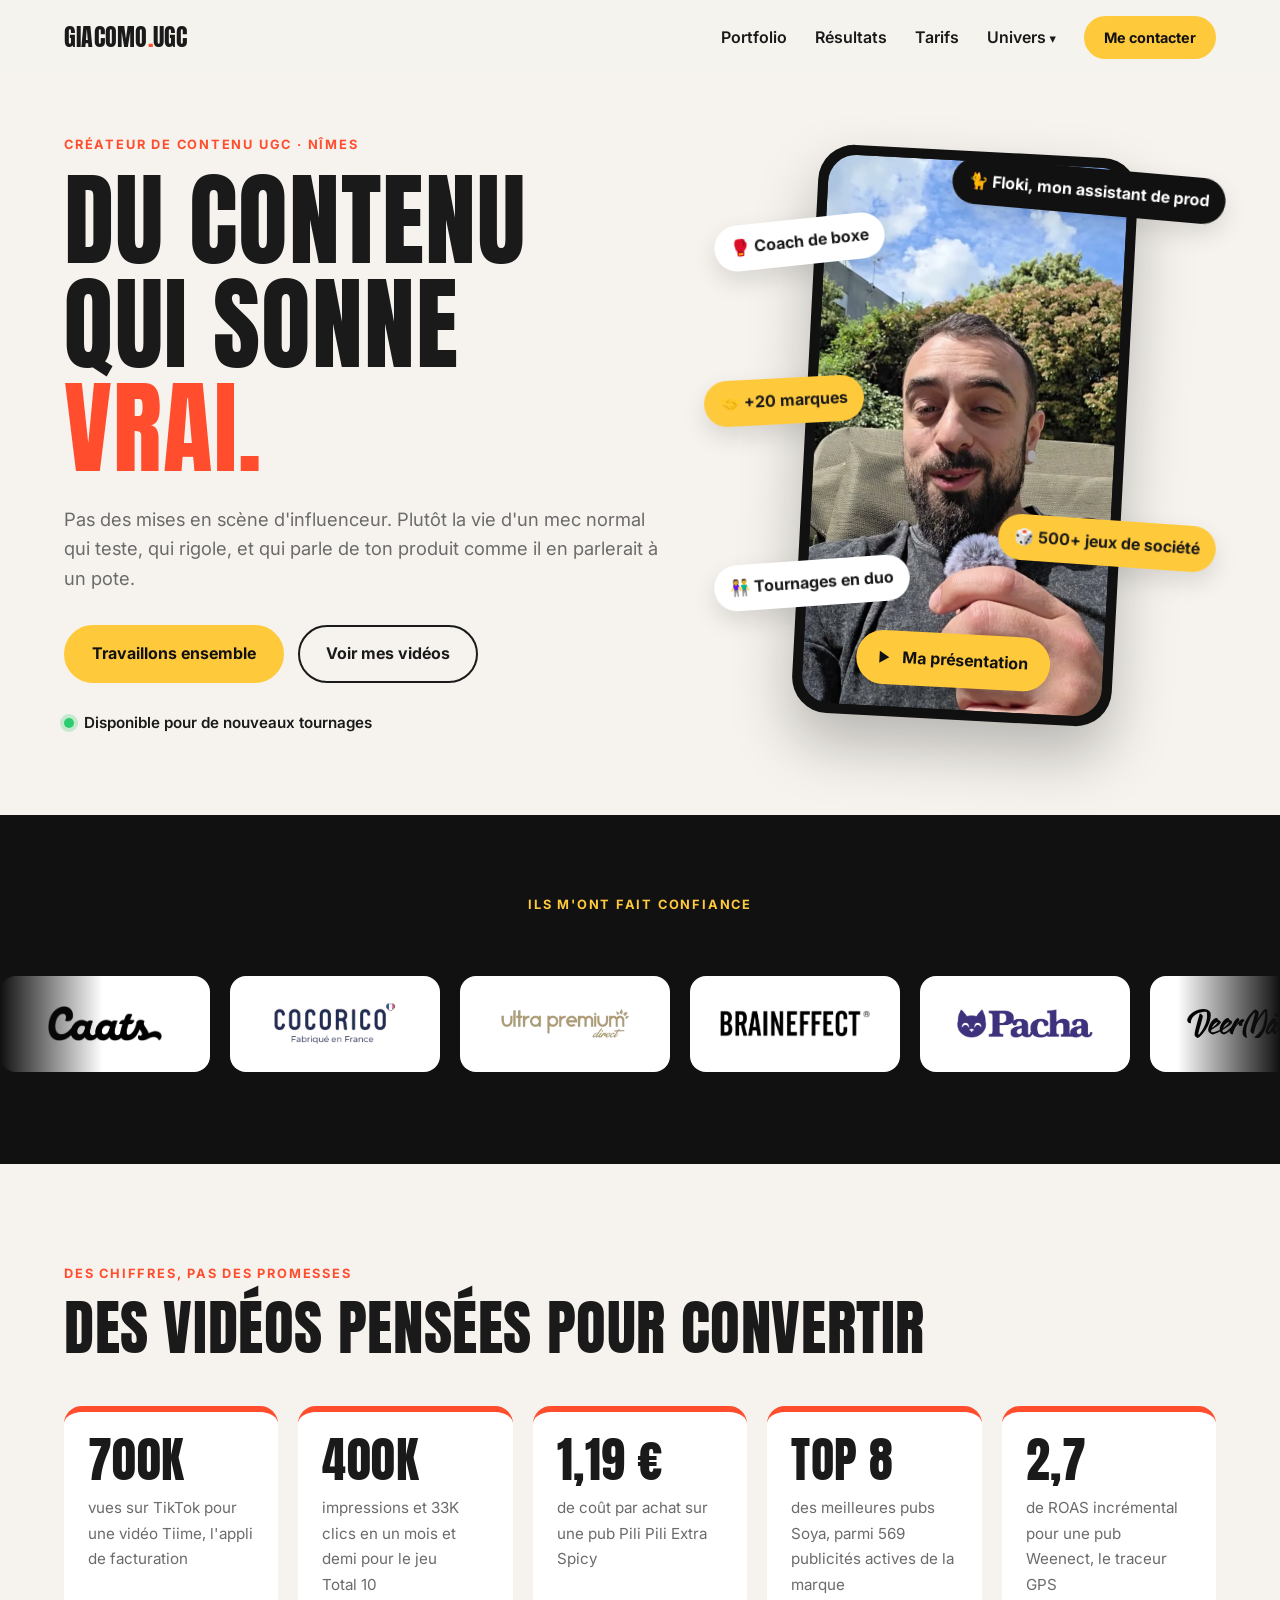
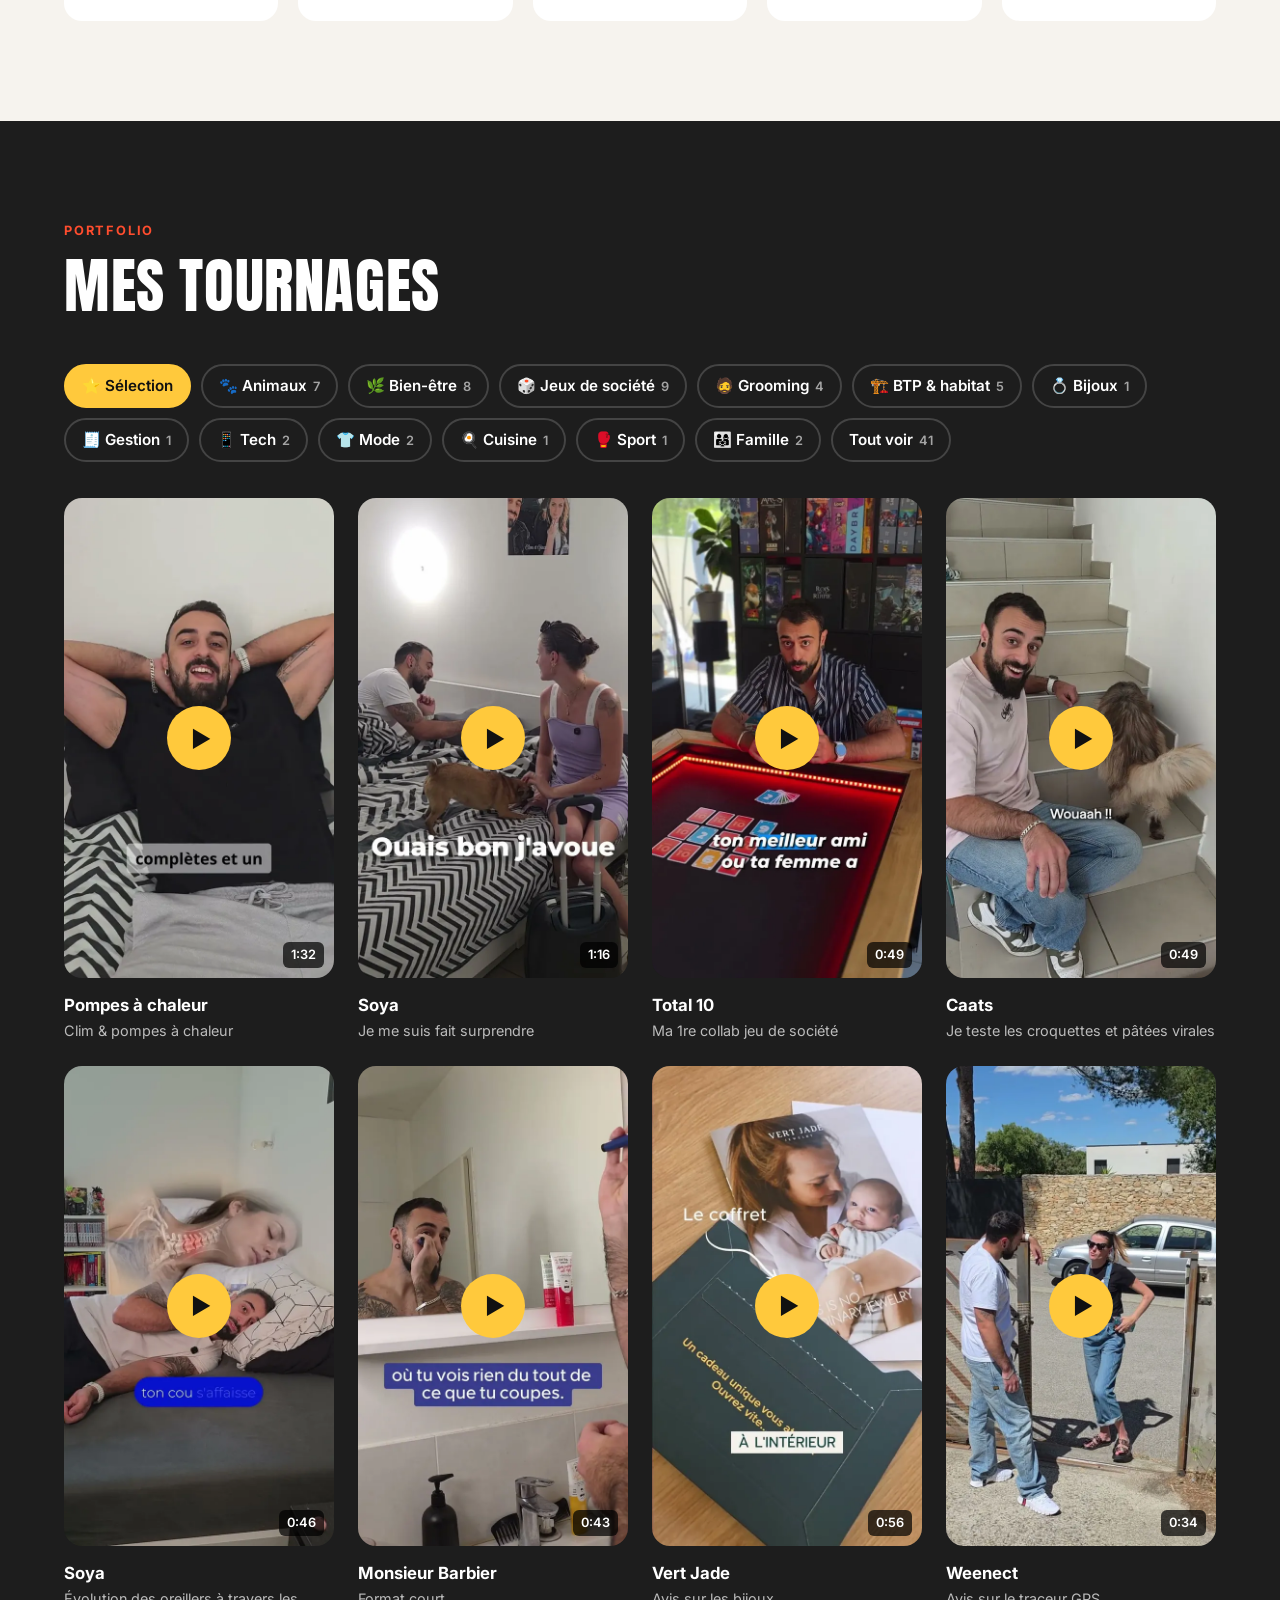
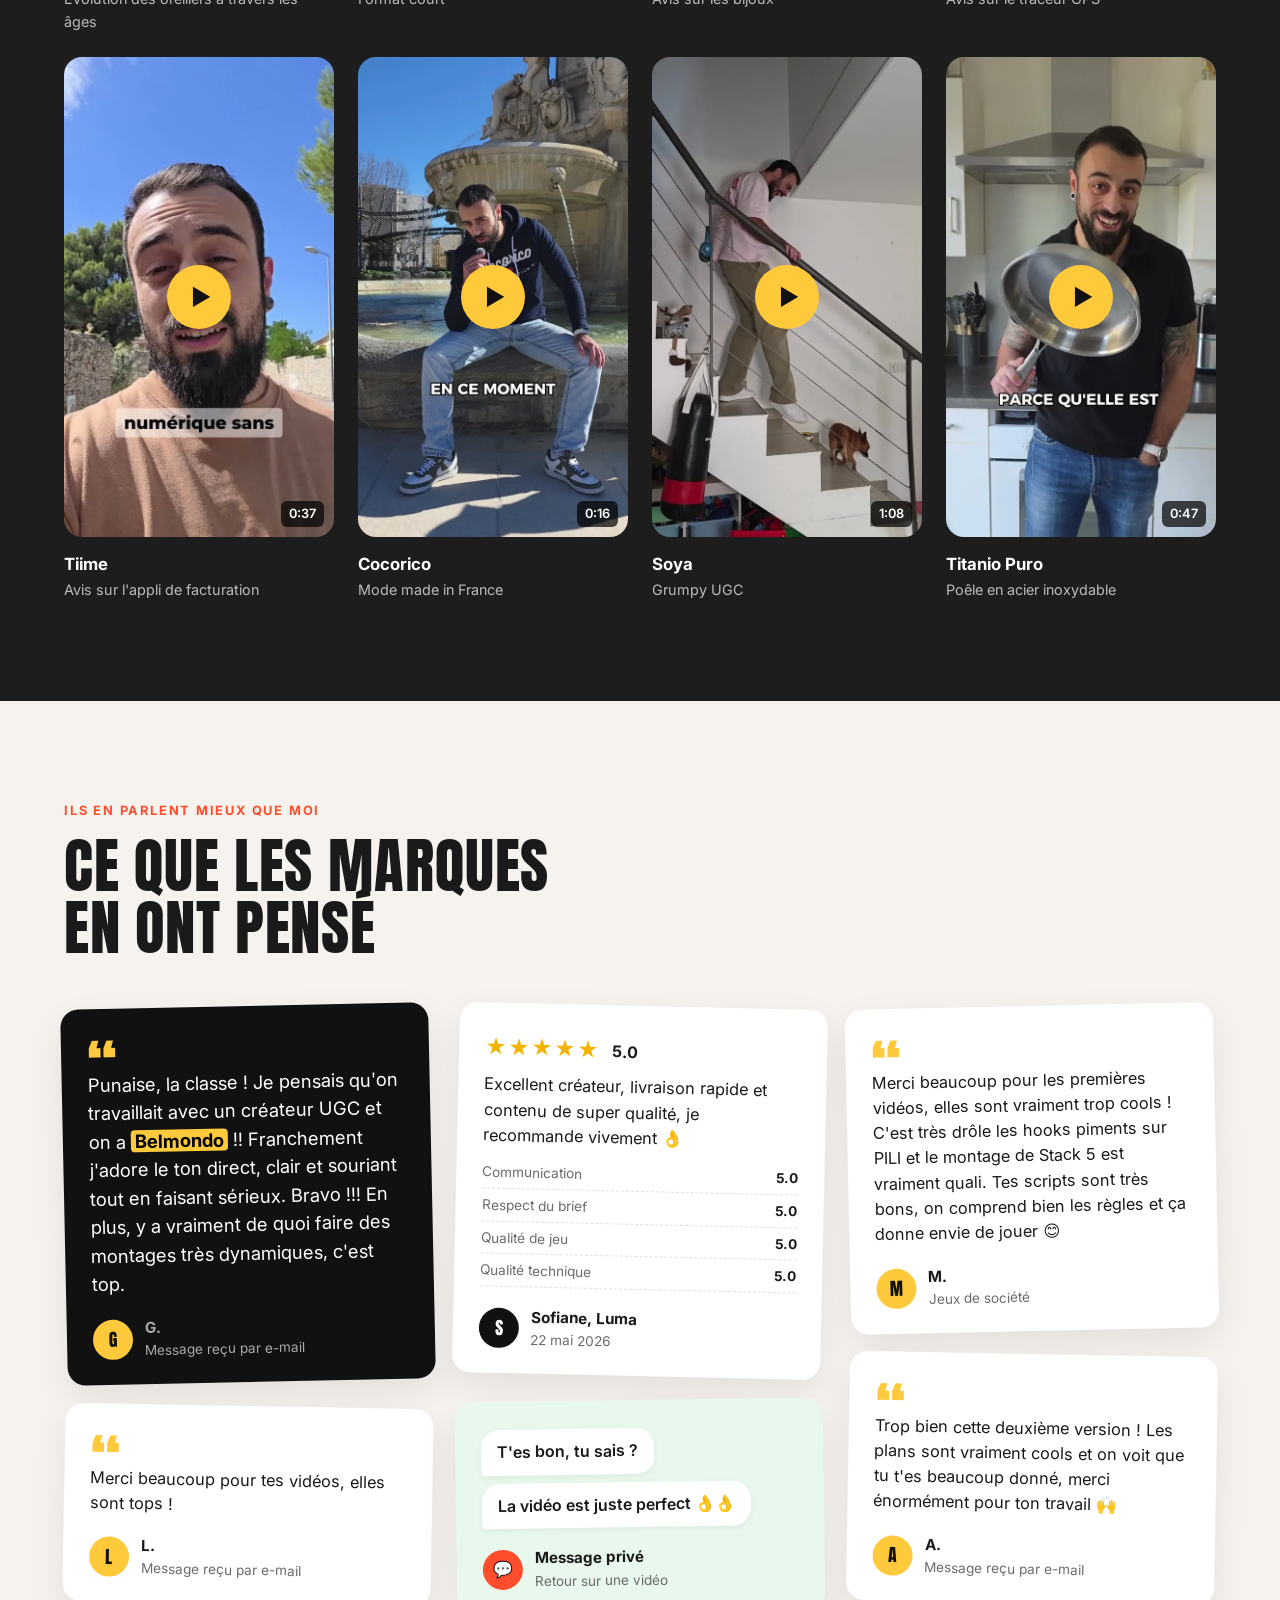
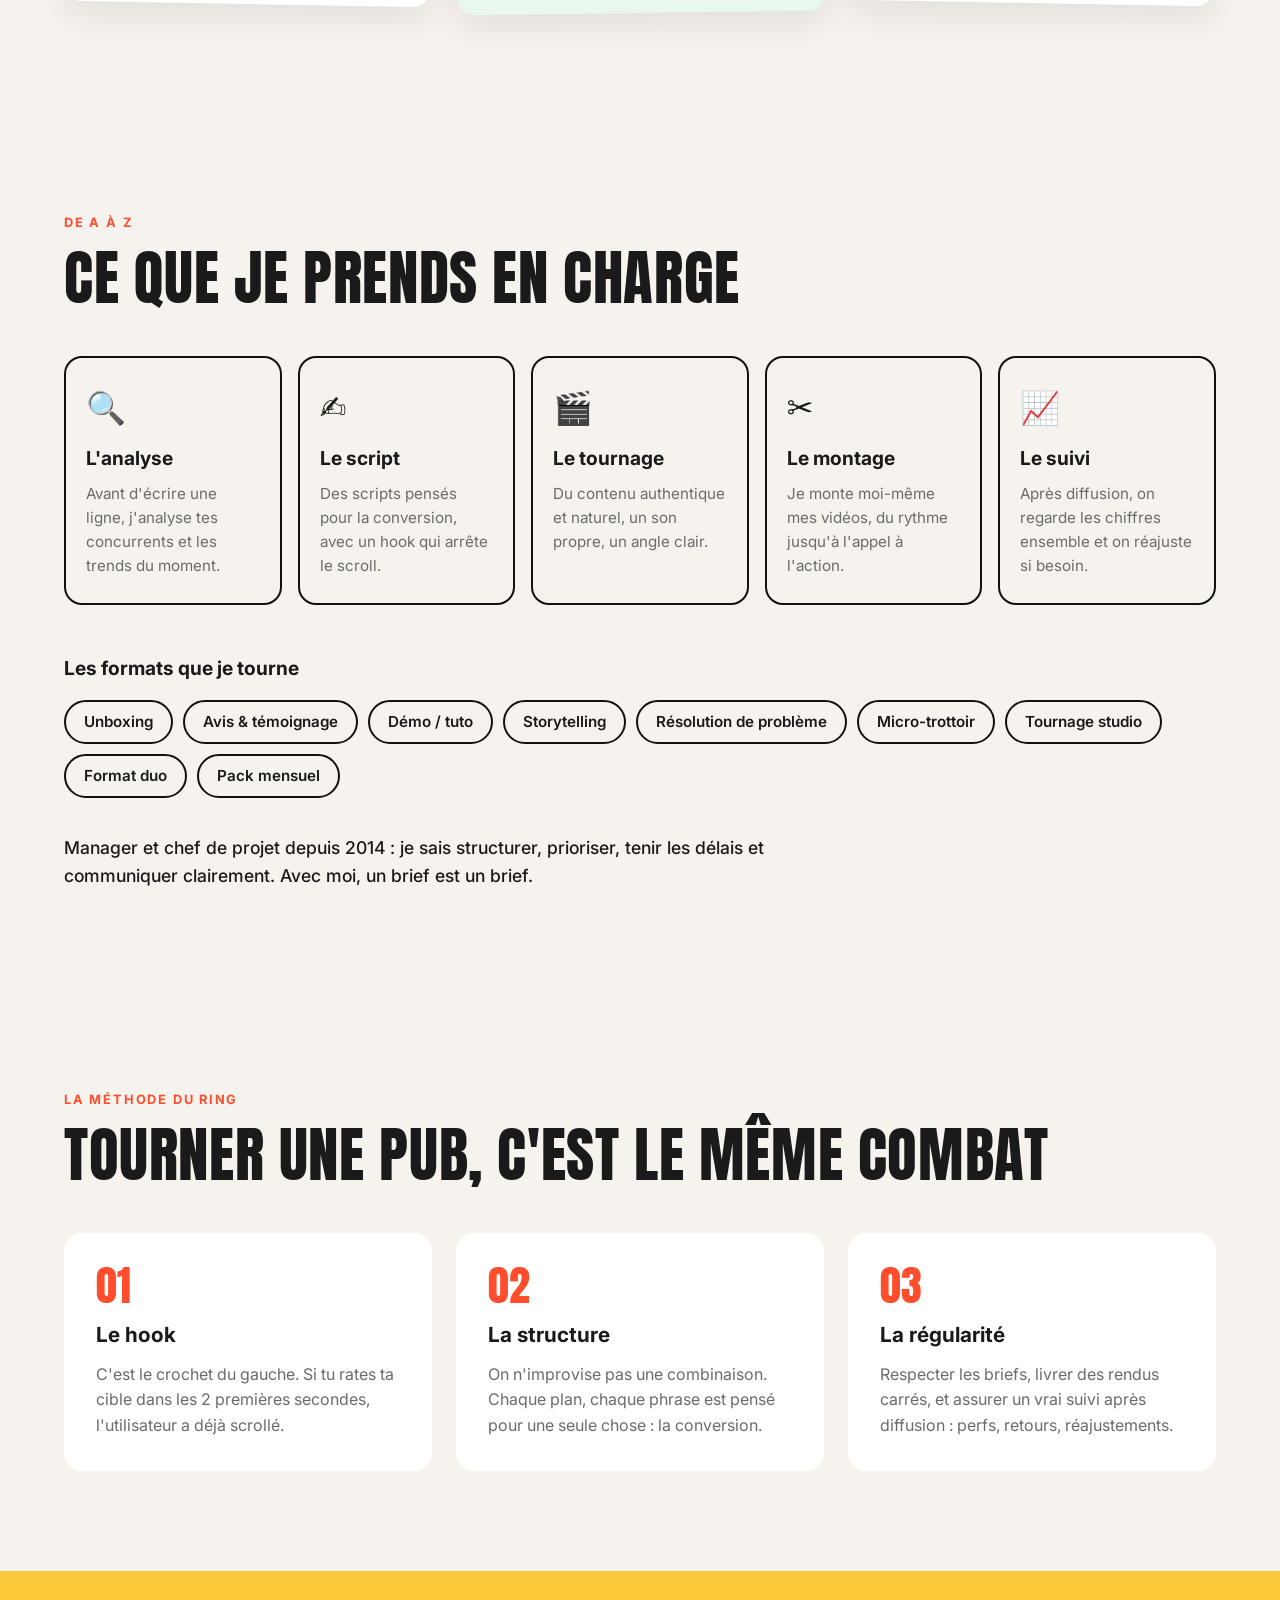
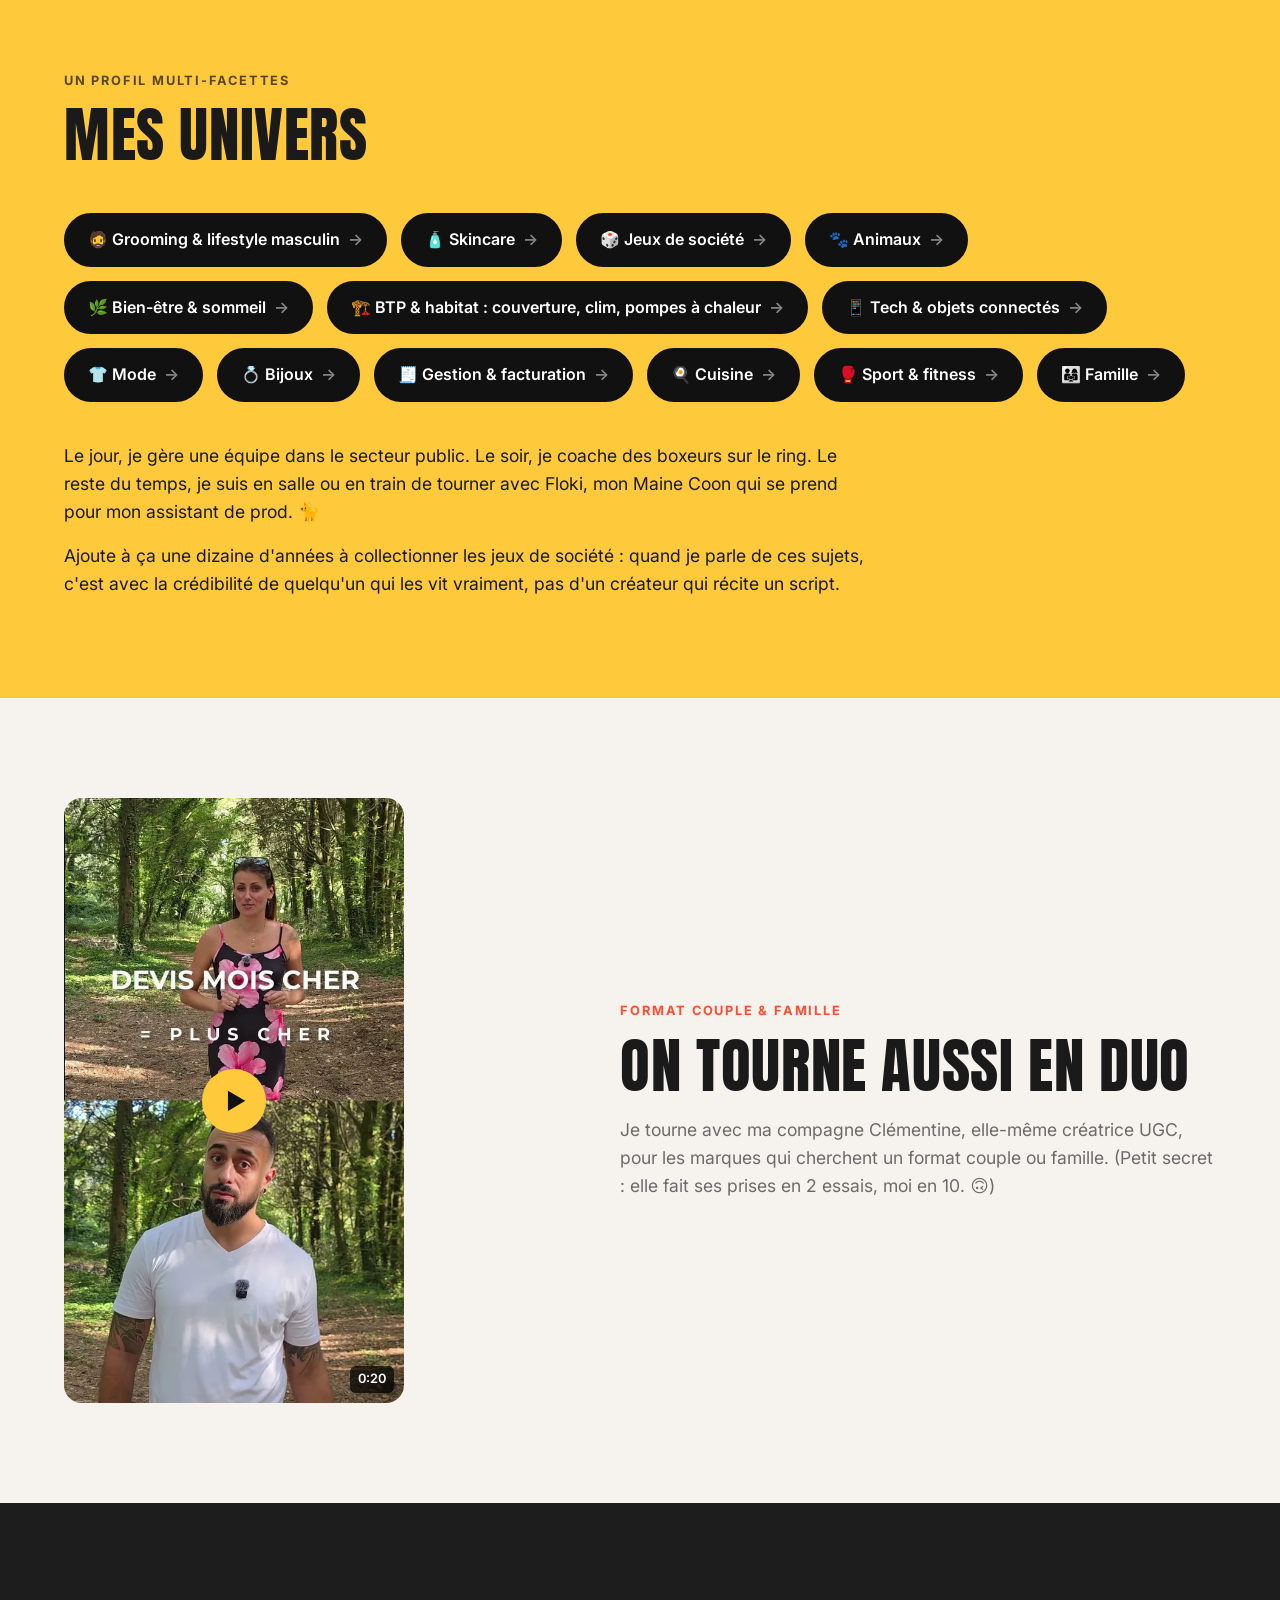
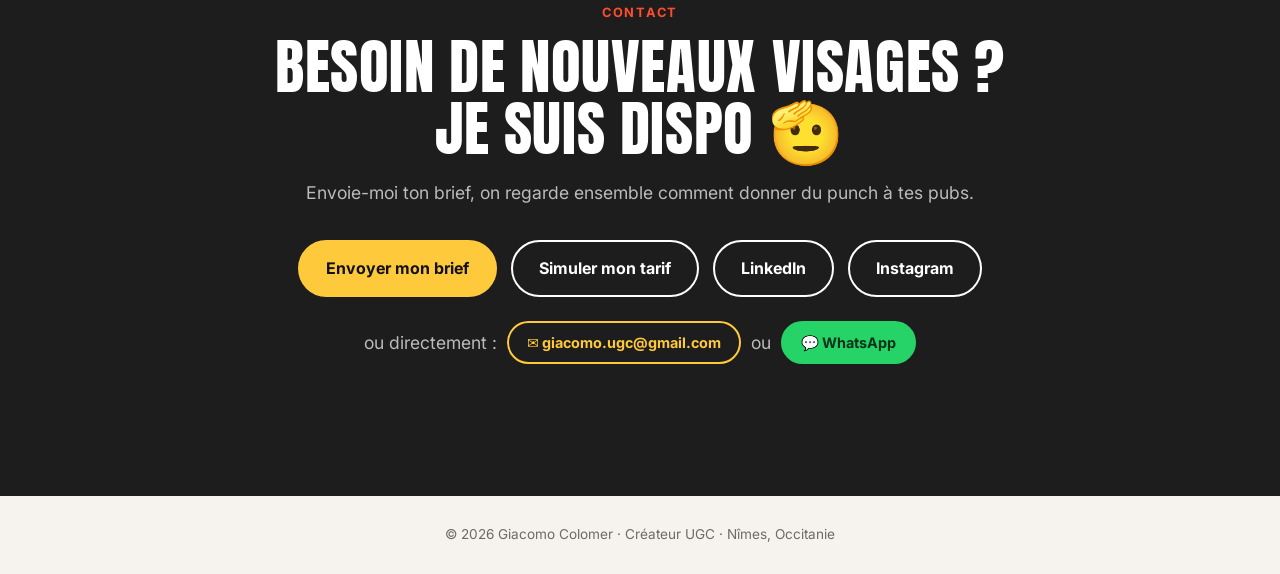
<file: index.html>
<!doctype html>
<html lang="fr">
<head>
  <meta charset="utf-8">
  <meta name="viewport" content="width=device-width, initial-scale=1">
  <title>Giacomo Colomer — Créateur UGC à Nîmes</title>
  <meta name="description" content="Giacomo Colomer, créateur de contenu UGC à Nîmes : des vidéos publicitaires authentiques et des résultats mesurés pour les marques. Jeux de société, animaux, bien-être et sommeil, grooming et skincare, BTP et habitat, tech et objets connectés, mode, bijoux, cuisine, gestion et facturation, sport et fitness, famille.">
  <link rel="canonical" href="https://giacomo-ugc.fr/">
  <link rel="icon" href="favicon.svg" type="image/svg+xml">
  <!-- Aperçu quand le lien est partagé (LinkedIn, WhatsApp, Facebook…) -->
  <meta property="og:type" content="website">
  <meta property="og:locale" content="fr_FR">
  <meta property="og:url" content="https://giacomo-ugc.fr/">
  <meta property="og:title" content="Giacomo Colomer — Créateur UGC à Nîmes">
  <meta property="og:description" content="Du contenu qui sonne vrai : des vidéos UGC authentiques, avec des résultats mesurés pour plus de 20 marques.">
  <meta property="og:image" content="https://giacomo-ugc.fr/images/partage.jpg">
  <meta property="og:image:width" content="1200">
  <meta property="og:image:height" content="630">
  <meta name="twitter:card" content="summary_large_image">
  <!-- Fiche pour Google : qui est Giacomo et où le trouver -->
  <script type="application/ld+json">
  {
    "@context": "https://schema.org",
    "@type": "Person",
    "name": "Giacomo Colomer",
    "jobTitle": "Créateur de contenu UGC",
    "url": "https://giacomo-ugc.fr/",
    "email": "mailto:giacomo.ugc@gmail.com",
    "address": { "@type": "PostalAddress", "addressLocality": "Nîmes", "addressRegion": "Occitanie", "addressCountry": "FR" },
    "sameAs": [
      "https://www.linkedin.com/in/giacomo-colomer-5927a3399/",
      "https://www.instagram.com/giacomo_ugc/"
    ]
  }
  </script>
  <!-- Connexion anticipée à YouTube : le premier lecteur démarre plus vite -->
  <link rel="preconnect" href="https://www.youtube.com">
  <link rel="preconnect" href="https://i.ytimg.com">
  <link rel="preconnect" href="https://fonts.googleapis.com">
  <link rel="preconnect" href="https://fonts.gstatic.com" crossorigin>
  <link href="https://fonts.googleapis.com/css2?family=Anton&family=Inter:wght@400;500;600;700&display=swap" rel="stylesheet">
  <link rel="stylesheet" href="style.css?v=20261127c">
</head>
<body>

  <header class="nav">
    <a href="#top" class="nav__logo">GIACOMO<span>.</span>UGC</a>
    <nav class="nav__links">
      <a href="#portfolio">Portfolio</a>
      <a href="#resultats">Résultats</a>
      <a href="tarifs">Tarifs</a>
      <!-- Menu déroulant : la liste est remplie en JS à partir des filtres du portfolio -->
      <div class="nav__univers">
        <button class="nav__univers-bouton" aria-expanded="false" aria-controls="menu-univers">Univers <span aria-hidden="true">▾</span></button>
        <ul class="nav__menu" id="menu-univers" hidden></ul>
      </div>
      <a href="#contact" class="btn btn--small" data-contact>Me contacter</a>
    </nav>
  </header>

  <main id="top">

    <!-- HERO -->
    <section class="hero">
      <div class="hero__text">
        <p class="eyebrow">Créateur de contenu UGC · Nîmes</p>
        <h1>Du contenu<br>qui sonne <em>vrai.</em></h1>
        <p class="hero__lead">
          Pas des mises en scène d'influenceur. Plutôt la vie d'un mec normal qui teste,
          qui rigole, et qui parle de ton produit comme il en parlerait à un pote.
        </p>
        <div class="hero__cta">
          <a href="#contact" class="btn" data-contact>Travaillons ensemble</a>
          <a href="#portfolio" class="btn btn--ghost">Voir mes vidéos</a>
        </div>
        <p class="hero__dispo"><span class="dot"></span> Disponible pour de nouveaux tournages</p>
      </div>
      <div class="hero__visual">
        <!-- Vidéo de présentation : data-presentation = identifiant YouTube, lue dans le téléphone au clic -->
        <div class="phone" data-presentation="jAGYloe_dlg">
          <img class="phone__video" src="images/videos/jAGYloe_dlg.webp" fetchpriority="high" alt="Giacomo se présente face caméra">
          <button class="phone__lecture" aria-label="Lire ma vidéo de présentation">
            <svg viewBox="0 0 24 24" aria-hidden="true"><path d="M7 4l13 8-13 8z"/></svg>
            <span>Ma présentation</span>
          </button>
        </div>
        <div class="sticker sticker--1">🥊 Coach de boxe</div>
        <div class="sticker sticker--3">🐈 Floki, mon assistant de prod</div>
        <div class="sticker sticker--4">🤝 +20 marques</div>
        <div class="sticker sticker--2">🎲 500+ jeux de société</div>
        <div class="sticker sticker--5">👫 Tournages en duo</div>
      </div>
    </section>

    <!-- BANDEAU MARQUES -->
    <section class="brands">
      <p class="eyebrow">Ils m'ont fait confiance</p>
      <div class="brands__defile">
      <div class="brands__grid">
        <div class="brand-chip"><img src="images/brands/logo-01.webp" alt="Caats" loading="lazy"></div>
        <div class="brand-chip"><img src="images/brands/logo-03.webp" alt="Cocorico" data-echelle="1.15" loading="lazy"></div>
        <div class="brand-chip"><img src="images/brands/logo-04.webp" alt="Ultra Premium Direct" loading="lazy"></div>
        <div class="brand-chip"><img src="images/brands/logo-05.webp" alt="Braineffect" loading="lazy"></div>
        <div class="brand-chip"><img src="images/brands/logo-06.webp" alt="Pacha" loading="lazy"></div>
        <div class="brand-chip"><img src="images/brands/logo-07.svg" alt="Deermates" loading="lazy"></div>
        <div class="brand-chip"><img src="images/brands/logo-08.webp" alt="Jopy" loading="lazy"></div>
        <div class="brand-chip"><img src="images/brands/logo-09.webp" alt="Titanio Puro" loading="lazy"></div>
        <div class="brand-chip"><img src="images/brands/logo-10.webp" alt="Le Preworkout" loading="lazy"></div>
        <div class="brand-chip"><img src="images/brands/logo-11.webp" alt="Soya" loading="lazy"></div>
        <div class="brand-chip"><img src="images/brands/logo-12.webp" alt="Crack Games" loading="lazy"></div>
        <div class="brand-chip"><img src="images/brands/logo-13.webp" alt="Vert Jade Jewelry" data-echelle="1.15" loading="lazy"></div>
        <div class="brand-chip"><img src="images/brands/logo-15.webp" alt="Weenect" loading="lazy"></div>
        <div class="brand-chip"><img src="images/brands/logo-16.webp" alt="Monsieur Barbier" data-echelle="1.35" loading="lazy"></div>
        <div class="brand-chip"><img src="images/brands/logo-17.webp" alt="RHPC Plomberie Chauffage" data-echelle="1.3" loading="lazy"></div>
        <div class="brand-chip"><img src="images/brands/logo-18.webp" alt="ATM Gaming" data-echelle="1.35" loading="lazy"></div>
        <div class="brand-chip"><img src="images/brands/logo-19.webp" alt="Plomberie BF" loading="lazy"></div>
        <div class="brand-chip"><img src="images/brands/logo-20.webp" alt="The Scientist" loading="lazy"></div>
        <div class="brand-chip"><img src="images/brands/logo-21.webp" alt="Luveon" data-echelle="1.2" loading="lazy"></div>
        <div class="brand-chip"><img src="images/brands/logo-22.webp" alt="Mium Lab" loading="lazy"></div>
      </div>
      </div>
    </section>

    <!-- RÉSULTATS -->
    <section class="section" id="resultats">
      <p class="eyebrow">Des chiffres, pas des promesses</p>
      <h2>Des vidéos pensées pour convertir</h2>
      <div class="stats">
        <article class="stat">
          <strong>700K</strong>
          <span>vues sur TikTok pour une vidéo Tiime, l'appli de facturation</span>
        </article>
        <article class="stat">
          <strong>400K</strong>
          <span>impressions et 33K clics en un mois et demi pour le jeu Total&nbsp;10</span>
        </article>
        <article class="stat">
          <strong>1,19&nbsp;€</strong>
          <span>de coût par achat sur une pub Pili Pili Extra Spicy</span>
        </article>
        <article class="stat">
          <strong>Top 8</strong>
          <span>des meilleures pubs Soya, parmi 569 publicités actives de la marque</span>
        </article>
        <article class="stat">
          <strong>2,7</strong>
          <span>de ROAS incrémental pour une pub Weenect, le traceur GPS</span>
        </article>
      </div>
    </section>

    <!-- PORTFOLIO -->
    <section class="section section--dark" id="portfolio">
      <p class="eyebrow">Portfolio</p>
      <h2>Mes tournages</h2>
      <div class="filtres" role="group" aria-label="Filtrer les vidéos par thématique">
        <button class="filtre" data-filtre="une" aria-pressed="true">⭐ Sélection</button>
        <button class="filtre" data-filtre="animaux" aria-pressed="false">🐾 Animaux</button>
        <button class="filtre" data-filtre="bien-etre" aria-pressed="false">🌿 Bien-être</button>
        <button class="filtre" data-filtre="jeux" aria-pressed="false">🎲 Jeux de société</button>
        <button class="filtre" data-filtre="grooming" aria-pressed="false">🧔 Grooming</button>
        <button class="filtre" data-filtre="btp" aria-pressed="false">🏗️ BTP &amp; habitat</button>
        <button class="filtre" data-filtre="bijoux" aria-pressed="false">💍 Bijoux</button>
        <button class="filtre" data-filtre="gestion" aria-pressed="false">🧾 Gestion</button>
        <button class="filtre" data-filtre="tech" aria-pressed="false">📱 Tech</button>
        <button class="filtre" data-filtre="mode" aria-pressed="false">👕 Mode</button>
        <button class="filtre" data-filtre="cuisine" aria-pressed="false">🍳 Cuisine</button>
        <button class="filtre" data-filtre="sport" aria-pressed="false">🥊 Sport</button>
        <button class="filtre" data-filtre="famille" aria-pressed="false">👨‍👩‍👧 Famille</button>
        <button class="filtre" data-filtre="tout" aria-pressed="false">Tout voir</button>
      </div>
      <div class="videos">
        <!-- Chaque vidéo : data-youtube = identifiant YouTube (la partie après watch?v=)
             ou data-post = numéro du post LinkedIn (urn:li:activity:…)
             data-theme = thématique(s) séparées par un espace (chacune doit correspondre à un bouton data-filtre ci-dessus)
             data-une = rang dans la sélection affichée à l'arrivée (1 = en premier ; en principe 1 vidéo par thématique)
             Résultats à mettre en avant (optionnel) : data-resultats="*436K* impressions | *31K+* clics"
             → un badge par résultat sur la miniature + la liste sous la vidéo pendant la lecture.
             Séparer les résultats par | ; ce qui est entre *étoiles* passe en gros. -->

        <!-- 🐾 Animaux -->
        <button class="video" data-youtube="edy6gVfHYWw" data-theme="animaux" data-une="4"
                data-resultats="*29 €* de coût par achat">
          <span class="video__frame">
            <img src="images/videos/edy6gVfHYWw.webp" alt="Vidéo Caats" loading="lazy">
            <span class="video__play">▶</span>
            <span class="video__duree">0:49</span>
          </span>
          <span class="video__legende"><b>Caats</b> Je teste les croquettes et pâtées virales</span>
        </button>
        <button class="video" data-youtube="SJ2Y6KcWx88" data-theme="animaux">
          <span class="video__frame">
            <img src="images/videos/SJ2Y6KcWx88.webp" alt="Vidéo Caats" loading="lazy">
            <span class="video__play">▶</span>
            <span class="video__duree">0:47</span>
          </span>
          <span class="video__legende"><b>Caats</b> Test en direct : ses croquettes préférées</span>
        </button>
        <button class="video" data-youtube="OR5V5t8PmW4" data-theme="animaux">
          <span class="video__frame">
            <img src="images/videos/OR5V5t8PmW4.webp" alt="Vidéo Caats" loading="lazy">
            <span class="video__play">▶</span>
            <span class="video__duree">1:01</span>
          </span>
          <span class="video__legende"><b>Caats</b> Mon chat miaule non stop</span>
        </button>
        <button class="video" data-youtube="xNxfETZbA0s" data-theme="animaux">
          <span class="video__frame">
            <img src="images/videos/xNxfETZbA0s.webp" alt="Vidéo Pacha" loading="lazy">
            <span class="video__play">▶</span>
            <span class="video__duree">1:28</span>
          </span>
          <span class="video__legende"><b>Pacha</b> Quand ma copine me prend la tête</span>
        </button>
        <button class="video" data-youtube="u27pt_CZNsg" data-theme="animaux">
          <span class="video__frame">
            <img src="images/videos/u27pt_CZNsg.webp" alt="Vidéo Pacha" loading="lazy">
            <span class="video__play">▶</span>
            <span class="video__duree">1:17</span>
          </span>
          <span class="video__legende"><b>Pacha</b> Excuses</span>
        </button>
        <button class="video" data-youtube="QrJYHWFB55g" data-theme="animaux">
          <span class="video__frame">
            <img src="images/videos/QrJYHWFB55g.webp" alt="Vidéo Ultra Premium Direct" loading="lazy">
            <span class="video__play">▶</span>
            <span class="video__duree">0:28</span>
          </span>
          <span class="video__legende"><b>Ultra Premium Direct</b> Livret chat senior</span>
        </button>
        <button class="video" data-youtube="N3s2ajVmOx4" data-theme="animaux">
          <span class="video__frame">
            <img src="images/videos/N3s2ajVmOx4.webp" alt="Vidéo Jopy" loading="lazy">
            <span class="video__play">▶</span>
            <span class="video__duree">0:47</span>
          </span>
          <span class="video__legende"><b>Jopy</b> Litière végétale</span>
        </button>

        <!-- 🌿 Bien-être -->
        <button class="video" data-youtube="eaMgcupTGcg" data-theme="bien-etre" data-une="2"
                data-resultats="Active plus de *3 mois* | A atteint le *top 8* des meilleures pubs Soya">
          <span class="video__frame">
            <img src="images/videos/eaMgcupTGcg.webp" alt="Vidéo Soya" loading="lazy">
            <span class="video__play">▶</span>
            <span class="video__duree">1:16</span>
          </span>
          <span class="video__legende"><b>Soya</b> Je me suis fait surprendre</span>
        </button>
        <button class="video" data-youtube="HvDXN7dv-UQ" data-theme="bien-etre">
          <span class="video__frame">
            <img src="images/videos/HvDXN7dv-UQ.webp" alt="Vidéo Soya" loading="lazy">
            <span class="video__play">▶</span>
            <span class="video__duree">0:32</span>
          </span>
          <span class="video__legende"><b>Soya</b> Mon témoignage</span>
        </button>
        <button class="video" data-youtube="za4Pdrg_6u4" data-theme="bien-etre" data-une="5"
                data-resultats="*2,89* de ROAS | *31,32 %* de hook rate | *0,99 $* de coût par clic">
          <span class="video__frame">
            <img src="images/videos/za4Pdrg_6u4.webp" alt="Vidéo Soya" loading="lazy">
            <span class="video__play">▶</span>
            <span class="video__duree">0:46</span>
          </span>
          <span class="video__legende"><b>Soya</b> Évolution des oreillers à travers les âges</span>
        </button>
        <button class="video" data-youtube="bkDLKKcxI_o" data-theme="bien-etre"
                data-resultats="Active depuis *5 mois*">
          <span class="video__frame">
            <img src="images/videos/bkDLKKcxI_o.webp" alt="Vidéo Soya" loading="lazy">
            <span class="video__play">▶</span>
            <span class="video__duree">0:47</span>
          </span>
          <span class="video__legende"><b>Soya</b> Récupération sportive</span>
        </button>
        <button class="video" data-youtube="Iqj7HP81yyk" data-theme="bien-etre">
          <span class="video__frame">
            <img src="images/videos/Iqj7HP81yyk.webp" alt="Vidéo Soya" loading="lazy">
            <span class="video__play">▶</span>
            <span class="video__duree">0:52</span>
          </span>
          <span class="video__legende"><b>Soya</b> Autopsie d'un oreiller</span>
        </button>
        <button class="video" data-youtube="rwtuuy2O-18" data-theme="bien-etre">
          <span class="video__frame">
            <img src="images/videos/rwtuuy2O-18.webp" alt="Vidéo Soya" loading="lazy">
            <span class="video__play">▶</span>
            <span class="video__duree">0:58</span>
          </span>
          <span class="video__legende"><b>Soya</b> Il faut que je t'avoue</span>
        </button>
        <button class="video" data-youtube="Peej5tDgasc" data-theme="bien-etre" data-une="11">
          <span class="video__frame">
            <img src="images/videos/Peej5tDgasc.webp" alt="Vidéo Soya" loading="lazy">
            <span class="video__play">▶</span>
            <span class="video__duree">1:08</span>
          </span>
          <span class="video__legende"><b>Soya</b> Grumpy UGC</span>
        </button>
        <button class="video" data-youtube="ZlLOapmZzRc" data-theme="bien-etre famille">
          <span class="video__frame">
            <img src="images/videos/ZlLOapmZzRc.webp" alt="Vidéo Mium Lab" loading="lazy">
            <span class="video__play">▶</span>
            <span class="video__duree">0:59</span>
          </span>
          <span class="video__legende"><b>Mium Lab</b> Le saviez-vous ?</span>
        </button>

        <!-- 🎲 Jeux de société -->
        <button class="video" data-youtube="nq5DUH2S0_w" data-theme="jeux" data-une="3"
                data-resultats="*400K* impressions | *33K* clics en 1 mois et demi">
          <span class="video__frame">
            <img src="images/videos/nq5DUH2S0_w.webp" alt="Vidéo Total 10" loading="lazy">
            <span class="video__play">▶</span>
            <span class="video__duree">0:49</span>
          </span>
          <span class="video__legende"><b>Total 10</b> Ma 1re collab jeu de société</span>
        </button>
        <button class="video" data-youtube="nqERSbzBpoE" data-theme="jeux"
                data-resultats="*1,88 €* de coût par achat">
          <span class="video__frame">
            <img src="images/videos/nqERSbzBpoE.webp" alt="Vidéo Pili Pili Extra Spicy" loading="lazy">
            <span class="video__play">▶</span>
            <span class="video__duree">1:13</span>
          </span>
          <span class="video__legende"><b>Pili Pili Extra Spicy</b> Concept Hot Ones</span>
        </button>
        <button class="video" data-youtube="NiJ6KvBJ95I" data-theme="jeux"
                data-resultats="*1,19 €* de coût par achat">
          <span class="video__frame">
            <img src="images/videos/NiJ6KvBJ95I.webp" alt="Vidéo Pili Pili Extra Spicy" loading="lazy">
            <span class="video__play">▶</span>
            <span class="video__duree">0:58</span>
          </span>
          <span class="video__legende"><b>Pili Pili Extra Spicy</b> Format déjanté</span>
        </button>
        <button class="video" data-youtube="1-OpcrKE_Uo" data-theme="jeux"
                data-resultats="*1,72 €* de coût par achat">
          <span class="video__frame">
            <img src="images/videos/1-OpcrKE_Uo.webp" alt="Vidéo Speedbac" loading="lazy">
            <span class="video__play">▶</span>
            <span class="video__duree">0:44</span>
          </span>
          <span class="video__legende"><b>Speedbac</b> Version duo</span>
        </button>
        <button class="video" data-youtube="r98NieQruuA" data-theme="jeux"
                data-resultats="*1,62 €* de coût par achat">
          <span class="video__frame">
            <img src="images/videos/r98NieQruuA.webp" alt="Vidéo Stack 5" loading="lazy">
            <span class="video__play">▶</span>
            <span class="video__duree">1:11</span>
          </span>
          <span class="video__legende"><b>Stack 5</b> Les règles rythmées</span>
        </button>
        <button class="video" data-youtube="tVbBbPWO1wM" data-theme="jeux">
          <span class="video__frame">
            <img src="images/videos/tVbBbPWO1wM.webp" alt="Vidéo Crack List" loading="lazy">
            <span class="video__play">▶</span>
            <span class="video__duree">1:22</span>
          </span>
          <span class="video__legende"><b>Crack List</b> Shake that game</span>
        </button>
        <button class="video" data-youtube="Jg6C1Odjf9E" data-theme="jeux">
          <span class="video__frame">
            <img src="images/videos/Jg6C1Odjf9E.webp" alt="Vidéo Rankking" loading="lazy">
            <span class="video__play">▶</span>
            <span class="video__duree">0:37</span>
          </span>
          <span class="video__legende"><b>Rankking</b> Je pensais que mes potes me connaissaient</span>
        </button>
        <button class="video" data-youtube="qkvb78Wcd7I" data-theme="jeux">
          <span class="video__frame">
            <img src="images/videos/qkvb78Wcd7I.webp" alt="Vidéo Mouton" loading="lazy">
            <span class="video__play">▶</span>
            <span class="video__duree">0:33</span>
          </span>
          <span class="video__legende"><b>Mouton</b> Je te fais jouer</span>
        </button>
        <button class="video" data-youtube="FsTCo8ac2-E" data-theme="jeux">
          <span class="video__frame">
            <img src="images/videos/FsTCo8ac2-E.webp" alt="Vidéo Machu Pichu" loading="lazy">
            <span class="video__play">▶</span>
            <span class="video__duree">0:52</span>
          </span>
          <span class="video__legende"><b>Machu Pichu</b> Partie commentée</span>
        </button>

        <!-- 🧔 Grooming -->
        <button class="video" data-youtube="ay6SqkfPymU" data-theme="grooming" data-une="6">
          <span class="video__frame">
            <img src="images/videos/ay6SqkfPymU.webp" alt="Vidéo Monsieur Barbier" loading="lazy">
            <span class="video__play">▶</span>
            <span class="video__duree">0:43</span>
          </span>
          <span class="video__legende"><b>Monsieur Barbier</b> Format court</span>
        </button>
        <button class="video" data-youtube="EWB1ewHtImg" data-theme="grooming">
          <span class="video__frame">
            <img src="images/videos/EWB1ewHtImg.webp" alt="Vidéo Monsieur Barbier" loading="lazy">
            <span class="video__play">▶</span>
            <span class="video__duree">0:40</span>
          </span>
          <span class="video__legende"><b>Monsieur Barbier</b> Mon avis</span>
        </button>
        <button class="video" data-youtube="QW_Hd8_bO0c" data-theme="grooming">
          <span class="video__frame">
            <img src="images/videos/QW_Hd8_bO0c.webp" alt="Vidéo The Scientist" loading="lazy">
            <span class="video__play">▶</span>
            <span class="video__duree">0:38</span>
          </span>
          <span class="video__legende"><b>The Scientist</b> YAP</span>
        </button>
        <button class="video" data-youtube="iqttTm-4WmA" data-theme="grooming">
          <span class="video__frame">
            <img src="images/videos/iqttTm-4WmA.webp" alt="Vidéo The Scientist" loading="lazy">
            <span class="video__play">▶</span>
            <span class="video__duree">0:31</span>
          </span>
          <span class="video__legende"><b>The Scientist</b> Grâce à toi</span>
        </button>

        <!-- 🏗️ BTP & habitat -->
        <button class="video" data-youtube="_R7nJnSwnTw" data-theme="btp" data-une="1"
                data-resultats="ROAS de *41* | Rentable dès le *1er €* | Pub coupée : trop de demandes !">
          <span class="video__frame">
            <img src="images/videos/_R7nJnSwnTw.webp" alt="Vidéo Pompes à chaleur" loading="lazy">
            <span class="video__play">▶</span>
            <span class="video__duree">1:32</span>
          </span>
          <span class="video__legende"><b>Pompes à chaleur</b> Clim &amp; pompes à chaleur</span>
        </button>
        <button class="video" data-youtube="2jmiCk9TYaE" data-theme="btp">
          <span class="video__frame">
            <img src="images/videos/2jmiCk9TYaE.webp" alt="Vidéo Toiture" loading="lazy">
            <span class="video__play">▶</span>
            <span class="video__duree">1:15</span>
          </span>
          <span class="video__legende"><b>Toiture</b> Couverture</span>
        </button>
        <button class="video" data-youtube="FyejUWVpW1Y" data-theme="btp">
          <span class="video__frame">
            <img src="images/videos/FyejUWVpW1Y.webp" alt="Vidéo Paq'Elec" loading="lazy">
            <span class="video__play">▶</span>
            <span class="video__duree">1:24</span>
          </span>
          <span class="video__legende"><b>Paq'Elec</b> Présentation du service</span>
        </button>
        <button class="video" data-youtube="bacNunMew0Q" data-theme="btp">
          <span class="video__frame">
            <img src="images/videos/bacNunMew0Q.webp" alt="Vidéo Maison Costalat" loading="lazy">
            <span class="video__play">▶</span>
            <span class="video__duree">1:36</span>
          </span>
          <span class="video__legende"><b>Maison Costalat</b> Présentation</span>
        </button>
        <button class="video" data-youtube="4qtfjhQU4Ss" data-theme="btp">
          <span class="video__frame">
            <img src="images/videos/4qtfjhQU4Ss.webp" alt="Vidéo Plomberie BF" loading="lazy">
            <span class="video__play">▶</span>
            <span class="video__duree">1:49</span>
          </span>
          <span class="video__legende"><b>Plomberie BF</b> Rénovation salle de bain</span>
        </button>

        <!-- 💍 Bijoux -->
        <button class="video" data-youtube="EmPRB02NnfU" data-theme="bijoux famille" data-une="7">
          <span class="video__frame">
            <img src="images/videos/EmPRB02NnfU.webp" alt="Vidéo Vert Jade" loading="lazy">
            <span class="video__play">▶</span>
            <span class="video__duree">0:56</span>
          </span>
          <span class="video__legende"><b>Vert Jade</b> Avis sur les bijoux</span>
        </button>

        <!-- 🧾 Gestion -->
        <button class="video" data-youtube="LYDg6wFap8o" data-theme="gestion" data-une="9"
                data-resultats="*700K* vues sur TikTok">
          <span class="video__frame">
            <img src="images/videos/LYDg6wFap8o.webp" alt="Vidéo Tiime" loading="lazy">
            <span class="video__play">▶</span>
            <span class="video__duree">0:37</span>
          </span>
          <span class="video__legende"><b>Tiime</b> Avis sur l'appli de facturation</span>
        </button>

        <!-- 📱 Tech -->
        <button class="video" data-youtube="nTGT-YLQpbw" data-theme="tech" data-une="8"
                data-resultats="*5,02 %* de taux de clic | *39 %* de hook rate | *2,7* de ROAS incrémental">
          <span class="video__frame">
            <img src="images/videos/nTGT-YLQpbw.webp" alt="Vidéo Weenect" loading="lazy">
            <span class="video__play">▶</span>
            <span class="video__duree">0:34</span>
          </span>
          <span class="video__legende"><b>Weenect</b> Avis sur le traceur GPS</span>
        </button>
        <button class="video" data-youtube="bYfc4GpZ4tk" data-theme="tech">
          <span class="video__frame">
            <img src="images/videos/bYfc4GpZ4tk.webp" alt="Vidéo Hubaura" loading="lazy">
            <span class="video__play">▶</span>
            <span class="video__duree">0:33</span>
          </span>
          <span class="video__legende"><b>Hubaura</b> UGC Tech</span>
        </button>

        <!-- 👕 Mode -->
        <button class="video" data-post="7431627558686760961" data-theme="mode" data-une="10">
          <span class="video__frame">
            <img src="images/videos/7431627558686760961.webp" alt="Vidéo Cocorico" loading="lazy">
            <span class="video__play">▶</span>
            <span class="video__duree">0:16</span>
          </span>
          <span class="video__legende"><b>Cocorico</b> Mode made in France</span>
        </button>
        <button class="video" data-youtube="PasOhU1-nwU" data-theme="mode">
          <span class="video__frame">
            <img src="images/videos/PasOhU1-nwU.webp" alt="Vidéo Cocorico" loading="lazy">
            <span class="video__play">▶</span>
            <span class="video__duree">0:18</span>
          </span>
          <span class="video__legende"><b>Cocorico</b> Promo exceptionnelle</span>
        </button>

        <!-- 🍳 Cuisine -->
        <button class="video" data-youtube="aF6I8OoY1bY" data-theme="cuisine" data-une="12">
          <span class="video__frame">
            <img src="images/videos/aF6I8OoY1bY.webp" alt="Vidéo Titanio Puro" loading="lazy">
            <span class="video__play">▶</span>
            <span class="video__duree">0:47</span>
          </span>
          <span class="video__legende"><b>Titanio Puro</b> Poêle en acier inoxydable</span>
        </button>

        <!-- 🥊 Sport -->
        <button class="video" data-youtube="7LuKtPSkm5E" data-theme="sport">
          <span class="video__frame">
            <img src="images/videos/7LuKtPSkm5E.webp" alt="Vidéo Le préworkout" loading="lazy">
            <span class="video__play">▶</span>
            <span class="video__duree">0:52</span>
          </span>
          <span class="video__legende"><b>Le préworkout</b> J'abandonne déjà</span>
        </button>
      </div>
    </section>

    <!-- AVIS CLIENTS (textes recopiés des captures reçues) -->
    <section class="section avis" id="avis">
      <p class="eyebrow">Ils en parlent mieux que moi</p>
      <h2>Ce que les marques<br>en ont pensé</h2>
      <div class="avis__grille">
        <div class="avis__colonne">
          <figure class="avis__carte avis__carte--vedette">
            <blockquote>Punaise, la classe ! Je pensais qu'on travaillait avec un créateur UGC et on a <mark>Belmondo</mark>&nbsp;!! Franchement j'adore le ton direct, clair et souriant tout en faisant sérieux. Bravo&nbsp;!!! En plus, y a vraiment de quoi faire des montages très dynamiques, c'est top.</blockquote>
            <figcaption><span class="avis__avatar">G</span><span><b>G.</b> Message reçu par e-mail</span></figcaption>
          </figure>
          <figure class="avis__carte">
            <blockquote>Merci beaucoup pour tes vidéos, elles sont tops !</blockquote>
            <figcaption><span class="avis__avatar">L</span><span><b>L.</b> Message reçu par e-mail</span></figcaption>
          </figure>
        </div>
        <div class="avis__colonne">
          <figure class="avis__carte avis__carte--note">
            <p class="avis__etoiles" aria-label="Note de 5 sur 5">★★★★★ <b>5.0</b></p>
            <blockquote>Excellent créateur, livraison rapide et contenu de super qualité, je recommande vivement 👌</blockquote>
            <ul class="avis__criteres">
              <li>Communication <b>5.0</b></li>
              <li>Respect du brief <b>5.0</b></li>
              <li>Qualité de jeu <b>5.0</b></li>
              <li>Qualité technique <b>5.0</b></li>
            </ul>
            <figcaption><span class="avis__avatar avis__avatar--noir">S</span><span><b>Sofiane, Luma</b> 22 mai 2026</span></figcaption>
          </figure>
          <figure class="avis__carte avis__carte--chat">
            <p class="avis__bulle">T'es bon, tu sais ?</p>
            <p class="avis__bulle">La vidéo est juste perfect 👌👌</p>
            <figcaption><span class="avis__avatar avis__avatar--rouge">💬</span><span><b>Message privé</b> Retour sur une vidéo</span></figcaption>
          </figure>
        </div>
        <div class="avis__colonne">
          <figure class="avis__carte">
            <blockquote>Merci beaucoup pour les premières vidéos, elles sont vraiment trop cools ! C'est très drôle les hooks piments sur PILI et le montage de Stack&nbsp;5 est vraiment quali. Tes scripts sont très bons, on comprend bien les règles et ça donne envie de jouer 😊</blockquote>
            <figcaption><span class="avis__avatar">M</span><span><b>M.</b> Jeux de société</span></figcaption>
          </figure>
          <figure class="avis__carte">
            <blockquote>Trop bien cette deuxième version ! Les plans sont vraiment cools et on voit que tu t'es beaucoup donné, merci énormément pour ton travail 🙌</blockquote>
            <figcaption><span class="avis__avatar">A</span><span><b>A.</b> Message reçu par e-mail</span></figcaption>
          </figure>
        </div>
      </div>
    </section>

    <!-- MISSIONS -->
    <section class="section">
      <p class="eyebrow">De A à Z</p>
      <h2>Ce que je prends en charge</h2>
      <div class="steps">
        <article class="step"><span>🔍</span><h3>L'analyse</h3><p>Avant d'écrire une ligne, j'analyse tes concurrents et les trends du moment.</p></article>
        <article class="step"><span>✍️</span><h3>Le script</h3><p>Des scripts pensés pour la conversion, avec un hook qui arrête le scroll.</p></article>
        <article class="step"><span>🎬</span><h3>Le tournage</h3><p>Du contenu authentique et naturel, un son propre, un angle clair.</p></article>
        <article class="step"><span>✂️</span><h3>Le montage</h3><p>Je monte moi-même mes vidéos, du rythme jusqu'à l'appel à l'action.</p></article>
        <article class="step"><span>📈</span><h3>Le suivi</h3><p>Après diffusion, on regarde les chiffres ensemble et on réajuste si besoin.</p></article>
      </div>
      <h3 class="formats__titre">Les formats que je tourne</h3>
      <ul class="formats">
        <li>Unboxing</li>
        <li>Avis & témoignage</li>
        <li>Démo / tuto</li>
        <li>Storytelling</li>
        <li>Résolution de problème</li>
        <li>Micro-trottoir</li>
        <li>Tournage studio</li>
        <li>Format duo</li>
        <li>Pack mensuel</li>
      </ul>
      <p class="steps__note">
        Manager et chef de projet depuis 2014 : je sais structurer, prioriser,
        tenir les délais et communiquer clairement. Avec moi, un brief est un brief.
      </p>
    </section>

    <!-- POURQUOI MOI -->
    <section class="section">
      <p class="eyebrow">La méthode du ring</p>
      <h2>Tourner une pub, c'est le même combat</h2>
      <div class="cards">
        <article class="card">
          <span class="card__num">01</span>
          <h3>Le hook</h3>
          <p>C'est le crochet du gauche. Si tu rates ta cible dans les 2 premières secondes, l'utilisateur a déjà scrollé.</p>
        </article>
        <article class="card">
          <span class="card__num">02</span>
          <h3>La structure</h3>
          <p>On n'improvise pas une combinaison. Chaque plan, chaque phrase est pensé pour une seule chose : la conversion.</p>
        </article>
        <article class="card">
          <span class="card__num">03</span>
          <h3>La régularité</h3>
          <p>Respecter les briefs, livrer des rendus carrés, et assurer un vrai suivi après diffusion : perfs, retours, réajustements.</p>
        </article>
      </div>
    </section>

    <!-- UNIVERS -->
    <section class="section section--accent" id="univers">
      <p class="eyebrow">Un profil multi-facettes</p>
      <h2>Mes univers</h2>
      <!-- data-vers = thématique du portfolio vers laquelle le bouton renvoie (même valeur que data-filtre) ;
           sans data-vers, le tag reste un simple badge (pas encore de vidéo dans ce domaine) -->
      <ul class="tags">
        <li><button class="tag" data-vers="grooming">🧔 Grooming & lifestyle masculin</button></li>
        <li><button class="tag" data-vers="grooming">🧴 Skincare</button></li>
        <li><button class="tag" data-vers="jeux">🎲 Jeux de société</button></li>
        <li><button class="tag" data-vers="animaux">🐾 Animaux</button></li>
        <li><button class="tag" data-vers="bien-etre">🌿 Bien-être & sommeil</button></li>
        <li><button class="tag" data-vers="btp">🏗️ BTP & habitat : couverture, clim, pompes à chaleur</button></li>
        <li><button class="tag" data-vers="tech">📱 Tech & objets connectés</button></li>
        <li><button class="tag" data-vers="mode">👕 Mode</button></li>
        <li><button class="tag" data-vers="bijoux">💍 Bijoux</button></li>
        <li><button class="tag" data-vers="gestion">🧾 Gestion & facturation</button></li>
        <li><button class="tag" data-vers="cuisine">🍳 Cuisine</button></li>
        <li><button class="tag" data-vers="sport">🥊 Sport & fitness</button></li>
        <li><button class="tag" data-vers="famille">👨‍👩‍👧 Famille</button></li>
      </ul>
      <p class="univers__note">
        Le jour, je gère une équipe dans le secteur public. Le soir, je coache des boxeurs sur le ring.
        Le reste du temps, je suis en salle ou en train de tourner avec Floki, mon Maine Coon
        qui se prend pour mon assistant de prod. 🐈
      </p>
      <p class="univers__note">
        Ajoute à ça une dizaine d'années à collectionner les jeux de société : quand je parle de ces sujets,
        c'est avec la crédibilité de quelqu'un qui les vit vraiment, pas d'un créateur qui récite un script.
      </p>
    </section>

    <!-- DUO -->
    <section class="section duo">
      <div class="duo__visual">
        <button class="video" data-youtube="aC0lXCxaQMs">
          <span class="video__frame">
            <img src="images/videos/aC0lXCxaQMs.webp" alt="Vidéo de Giacomo et Clémentine" loading="lazy">
            <span class="video__play">▶</span>
            <span class="video__duree">0:20</span>
          </span>
        </button>
      </div>
      <div>
        <p class="eyebrow">Format couple & famille</p>
        <h2>On tourne aussi en duo</h2>
        <p>
          Je tourne avec ma compagne Clémentine, elle-même créatrice UGC, pour les marques
          qui cherchent un format couple ou famille. (Petit secret : elle fait ses prises
          en 2 essais, moi en 10. 🙃)
        </p>
      </div>
    </section>

    <!-- CONTACT -->
    <section class="section section--dark contact" id="contact">
      <p class="eyebrow">Contact</p>
      <h2>Besoin de nouveaux visages ?<br>Je suis dispo 🫡</h2>
      <p>Envoie-moi ton brief, on regarde ensemble comment donner du punch à tes pubs.</p>
      <div class="hero__cta">
        <a href="#contact" class="btn" data-contact>Envoyer mon brief</a>
        <a href="tarifs" class="btn btn--ghost">Simuler mon tarif</a>
        <a href="https://www.linkedin.com/in/giacomo-colomer-5927a3399/" class="btn btn--ghost" target="_blank" rel="noopener">LinkedIn</a>
        <a href="https://www.instagram.com/giacomo_ugc/" class="btn btn--ghost" target="_blank" rel="noopener">Instagram</a>
      </div>
      <p class="contact__mail">ou directement : <a href="mailto:giacomo.ugc@gmail.com" class="btn btn--small btn--ghost contact__adresse">✉️ giacomo.ugc@gmail.com</a>
        <span class="contact__ou">ou</span>
        <a href="https://wa.me/33667972798?text=Salut%20Giacomo%20!%20Je%20viens%20de%20ton%20site%2C%20j'aimerais%20te%20parler%20d'un%20projet%20vid%C3%A9o." class="btn btn--small btn--wa" target="_blank" rel="noopener">💬 WhatsApp</a></p>
    </section>

  </main>

  <!-- FORMULAIRE DE CONTACT -->
  <dialog class="formulaire" id="formulaire">
    <button class="formulaire__fermer" aria-label="Fermer">✕</button>
    <!-- Envoi par FormSubmit : les messages arrivent sur giacomo.ugc@gmail.com -->
    <form id="form-contact" action="https://formsubmit.co/giacomo.ugc@gmail.com" method="POST">
      <p class="eyebrow">Contact</p>
      <h2>Parle-moi de ton projet</h2>

      <input type="hidden" name="_subject" value="Nouveau brief depuis le portfolio UGC">
      <input type="hidden" name="_template" value="table">
      <!-- Anti-spam : champ piège invisible (rempli seulement par les robots) + mots interdits filtrés par FormSubmit -->
      <input type="text" name="_honey" class="piege" tabindex="-1" autocomplete="off" aria-hidden="true">
      <input type="hidden" name="_blacklist" value="casino, viagra, cialis, backlinks, seo services, porn, betting, bit.ly">

      <div class="champs">
        <label>Prénom et nom *
          <input type="text" name="Nom" required maxlength="80" autocomplete="name">
        </label>
        <label>Marque / entreprise
          <input type="text" name="Marque" maxlength="80" autocomplete="organization">
        </label>
        <label>E-mail *
          <input type="email" name="email" required maxlength="120" autocomplete="email">
        </label>
        <label>Type de projet
          <select name="Projet">
            <option>Vidéo(s) UGC pour la pub</option>
            <option>Vidéo(s) UGC pour les réseaux</option>
            <option>Format duo / couple / famille</option>
            <option>Pack mensuel</option>
            <option>Autre chose</option>
          </select>
        </label>
        <label class="champs__large">Ton brief *
          <textarea name="Message" rows="5" required minlength="20" maxlength="3000" placeholder="Le produit, l'objectif, le nombre de vidéos, les délais…"></textarea>
        </label>
      </div>

      <button type="submit" class="btn">Envoyer</button>
      <p class="formulaire__statut" role="status"></p>
    </form>
  </dialog>

  <!-- LECTEUR LINKEDIN -->
  <dialog class="lecteur" id="lecteur">
    <div class="lecteur__video">
      <button class="lecteur__fermer" aria-label="Fermer">✕</button>
      <!-- YouTube exige de connaître le site qui intègre la vidéo (sinon « Erreur 153 ») :
           ça marche sur localhost ou en ligne, pas en ouvrant index.html en double-clic -->
      <iframe title="Vidéo de Giacomo" allow="autoplay; fullscreen" allowfullscreen referrerpolicy="strict-origin-when-cross-origin"></iframe>
    </div>
    <aside class="lecteur__resultats" hidden>
      <p class="eyebrow">📈 Résultats</p>
      <ul></ul>
    </aside>
  </dialog>

  <footer class="footer">
    <p>© 2026 Giacomo Colomer · Créateur UGC · Nîmes, Occitanie</p>
  </footer>

  <script>
    // Vidéo de présentation du haut de page : le lecteur YouTube remplace la miniature au clic
    const telephone = document.querySelector('.phone');
    telephone.querySelector('.phone__lecture').addEventListener('click', () => {
      const lecteurHero = document.createElement('iframe');
      lecteurHero.className = 'phone__video';
      lecteurHero.src = 'https://www.youtube.com/embed/' + telephone.dataset.presentation + '?autoplay=1&rel=0&playsinline=1';
      lecteurHero.title = 'Vidéo de présentation de Giacomo';
      lecteurHero.allow = 'autoplay; fullscreen; picture-in-picture';
      lecteurHero.allowFullscreen = true;
      lecteurHero.referrerPolicy = 'strict-origin-when-cross-origin';
      // La miniature reste dessous avec un indicateur tant que YouTube charge
      const chargement = document.createElement('span');
      chargement.className = 'video__chargement';
      chargement.textContent = 'Chargement…';
      lecteurHero.classList.add('en-chargement');
      lecteurHero.addEventListener('load', () => lecteurHero.classList.remove('en-chargement'));
      telephone.querySelector('.phone__lecture').remove();
      telephone.querySelector('img').classList.add('video__fond');
      telephone.append(chargement, lecteurHero);
      telephone.classList.add('en-lecture');
    });

    const lecteur = document.getElementById('lecteur');
    const iframe = lecteur.querySelector('iframe');

    // data-post = post LinkedIn, data-youtube = identifiant d'une vidéo YouTube (ex. youtube.com/shorts/ID)
    const encartResultats = lecteur.querySelector('.lecteur__resultats');
    const listeResultats = encartResultats.querySelector('ul');
    const lireResultats = (bouton) => (bouton.dataset.resultats || '').split('|').map((r) => r.trim()).filter(Boolean);

    // "*436K* impressions" → <strong>436K</strong> impressions
    const ligneResultat = (texte) => {
      const li = document.createElement('li');
      texte.split(/\*(.+?)\*/).forEach((morceau, i) => {
        if (!morceau) return;
        if (i % 2) {
          const fort = document.createElement('strong');
          fort.textContent = morceau;
          li.append(fort);
        } else {
          li.append(morceau);
        }
      });
      return li;
    };

    // Déclenche le « pop » des badges quand la miniature devient visible (à chaque fois qu'elle réapparaît)
    const observateurBadges = new IntersectionObserver((entrees) => {
      entrees.forEach((e) => e.target.classList.toggle('vu', e.isIntersecting));
    }, { threshold: 0.6 });

    document.querySelectorAll('[data-post], [data-youtube]').forEach((bouton) => {
      // Badges résultats sur la miniature (un par résultat, empilés en haut à gauche)
      const resultats = lireResultats(bouton);
      if (resultats.length) {
        const badges = document.createElement('span');
        badges.className = 'video__badges a-animer';
        resultats.forEach((texte, n) => {
          const badge = document.createElement('span');
          badge.className = 'video__resultat';
          badge.style.setProperty('--n', n);
          badge.textContent = (n ? '' : '📈 ') + texte.replaceAll('*', '');
          badges.append(badge);
        });
        bouton.querySelector('.video__frame').append(badges);
        observateurBadges.observe(badges);
      }

      bouton.addEventListener('click', () => {
        // YouTube : lecture sur place, à la place de la miniature
        if (bouton.dataset.youtube) return lireIci(bouton);
        // LinkedIn : l'intégration est une carte de post, trop large pour la miniature → fenêtre
        iframe.src = 'https://www.linkedin.com/embed/feed/update/urn:li:activity:' + bouton.dataset.post + '?compact=1';
        listeResultats.replaceChildren(...lireResultats(bouton).map(ligneResultat));
        encartResultats.hidden = !listeResultats.children.length;
        lecteur.showModal();
      });
    });

    // Lecture sur place : le bouton est remplacé par un bloc avec le lecteur YouTube,
    // puis remis quand on lance une autre vidéo ou qu'on change de filtre (une seule lecture à la fois)
    let enCours = null;
    const arreter = () => {
      if (!enCours) return;
      enCours.bloc.replaceWith(enCours.bouton);
      enCours = null;
    };
    const lireIci = (bouton) => {
      arreter();
      const bloc = document.createElement('div');
      for (const attr of bouton.attributes) bloc.setAttribute(attr.name, attr.value);
      bloc.classList.add('en-lecture');

      const cadre = document.createElement('span');
      cadre.className = 'video__frame';
      // Pendant que YouTube charge : la miniature reste visible avec un indicateur (sinon cadre noir)
      const fond = bouton.querySelector('img').cloneNode();
      fond.className = 'video__fond';
      const chargement = document.createElement('span');
      chargement.className = 'video__chargement';
      chargement.textContent = 'Chargement…';
      cadre.append(fond, chargement);
      const lecteurIci = document.createElement('iframe');
      lecteurIci.className = 'en-chargement';
      lecteurIci.addEventListener('load', () => lecteurIci.classList.remove('en-chargement'));
      lecteurIci.src = 'https://www.youtube.com/embed/' + bouton.dataset.youtube + '?autoplay=1&rel=0&playsinline=1';
      lecteurIci.title = bouton.querySelector('img').alt;
      lecteurIci.allow = 'autoplay; fullscreen; picture-in-picture';
      lecteurIci.allowFullscreen = true;
      lecteurIci.referrerPolicy = 'strict-origin-when-cross-origin';
      cadre.append(lecteurIci);
      bloc.append(cadre);

      const legende = bouton.querySelector('.video__legende');
      if (legende) bloc.append(legende.cloneNode(true));
      // Résultats affichés sous la vidéo pendant la lecture
      const resultats = lireResultats(bouton);
      if (resultats.length) {
        const liste = document.createElement('ul');
        liste.className = 'video__resultats';
        liste.append(...resultats.map(ligneResultat));
        bloc.append(liste);
      }

      bouton.replaceWith(bloc);
      enCours = { bouton, bloc };
    };

    // Filtres du portfolio : n'affiche que les vidéos de la thématique choisie
    const videos = document.querySelectorAll('.videos .video');
    const filtres = document.querySelectorAll('.filtre');
    // "une" = la sélection affichée à l'arrivée (data-une = rang), "tout" = toutes les vidéos
    const grille = document.querySelector('.videos');
    const garde = (video, theme) => theme === 'tout' || (theme === 'une' ? !!video.dataset.une : video.dataset.theme.split(' ').includes(theme));
    const filtrer = (theme, anime) => {
      arreter();
      filtres.forEach((f) => f.setAttribute('aria-pressed', f.dataset.filtre === theme));
      const visibles = [...videos].filter((video) => garde(video, theme));
      if (theme === 'une') visibles.sort((a, b) => a.dataset.une - b.dataset.une);
      videos.forEach((video) => { video.hidden = !visibles.includes(video); video.style.order = ''; });
      visibles.forEach((video, i) => {
        video.style.setProperty('--i', i);
        if (theme === 'une') video.style.order = i;
      });
      if (!anime) return;
      // relance l'animation d'apparition
      grille.classList.remove('filtrees');
      void grille.offsetWidth;
      grille.classList.add('filtrees');
    };
    filtres.forEach((filtre) => {
      const theme = filtre.dataset.filtre;
      if (theme !== 'une') {
        const nb = [...videos].filter((video) => garde(video, theme)).length;
        filtre.insertAdjacentHTML('beforeend', ` <span class="filtre__nb">${nb}</span>`);
      }
      filtre.addEventListener('click', () => filtrer(theme, true));
    });
    filtrer('une', false);

    // Filtre le portfolio sur une thématique et remonte/descend jusqu'aux vidéos
    const allerAuxVideos = (theme) => {
      filtrer(theme, true);
      document.querySelector('.filtres').scrollIntoView({ behavior: 'smooth' });
    };

    // Tags de la section « Mes univers » : renvoient vers les vidéos de la thématique
    document.querySelectorAll('.tag[data-vers]').forEach((tag) => {
      tag.addEventListener('click', () => allerAuxVideos(tag.dataset.vers));
    });

    // Menu « Univers » de la navigation : un lien par thématique → filtre le portfolio et y descend
    const boutonUnivers = document.querySelector('.nav__univers-bouton');
    const menuUnivers = document.getElementById('menu-univers');
    const ouvrirMenu = (ouvert) => {
      menuUnivers.hidden = !ouvert;
      boutonUnivers.setAttribute('aria-expanded', ouvert);
    };
    filtres.forEach((filtre) => {
      if (filtre.dataset.filtre === 'une') return;
      const li = document.createElement('li');
      const lien = document.createElement('a');
      lien.href = '#portfolio';
      lien.innerHTML = filtre.innerHTML;
      lien.addEventListener('click', (e) => {
        e.preventDefault();
        ouvrirMenu(false);
        allerAuxVideos(filtre.dataset.filtre);
      });
      li.append(lien);
      menuUnivers.append(li);
    });
    boutonUnivers.addEventListener('click', () => ouvrirMenu(menuUnivers.hidden));
    document.addEventListener('click', (e) => { if (!e.target.closest('.nav__univers')) ouvrirMenu(false); });
    document.addEventListener('keydown', (e) => {
      if (e.key === 'Escape' && !menuUnivers.hidden) { ouvrirMenu(false); boutonUnivers.focus(); }
    });

    // Fermer : bouton ✕, touche Échap ou clic à côté du lecteur
    lecteur.querySelector('.lecteur__fermer').addEventListener('click', () => lecteur.close());
    lecteur.addEventListener('click', (e) => { if (e.target === lecteur) lecteur.close(); });
    lecteur.addEventListener('close', () => { iframe.src = ''; });

    // Formulaire de contact
    const formulaire = document.getElementById('formulaire');
    const form = document.getElementById('form-contact');
    const statut = form.querySelector('.formulaire__statut');
    let ouvertLe = Date.now(); // un humain met plusieurs secondes à remplir, un robot quelques millisecondes

    document.querySelectorAll('[data-contact]').forEach((lien) => {
      lien.addEventListener('click', (e) => {
        e.preventDefault();
        formulaire.showModal();
        ouvertLe = Date.now();
      });
    });
    formulaire.querySelector('.formulaire__fermer').addEventListener('click', () => formulaire.close());
    formulaire.addEventListener('click', (e) => { if (e.target === formulaire) formulaire.close(); });

    // Logos marques : même surface visuelle pour tous, quelle que soit leur forme
    // (un logo carré est plus haut, un logo très allongé plus bas)
    const brandsGrid = document.querySelector('.brands__grid');
    // Défilement en boucle : on duplique les logos pour que la 2e série prenne le relais sans saut
    // (chargement immédiat : en « lazy », les logos encore hors champ arriveraient vides)
    brandsGrid.querySelectorAll('img').forEach((img) => { img.loading = 'eager'; });
    [...brandsGrid.children].forEach((chip) => {
      const copie = chip.cloneNode(true);
      copie.setAttribute('aria-hidden', 'true');
      brandsGrid.appendChild(copie);
    });
    const SURFACE_LOGO = window.matchMedia('(max-width: 600px)').matches ? 2600 : 4000;
    brandsGrid.querySelectorAll('.brand-chip img').forEach((img) => {
      const dimensionner = () => {
        const ratio = img.naturalWidth / img.naturalHeight;
        if (!ratio) return;
        const echelle = Number(img.dataset.echelle) || 1; // coup de pouce pour les logos chargés en détails
        img.style.height = Math.min(Math.sqrt(SURFACE_LOGO / ratio), 56) * echelle + 'px';
        img.style.maxHeight = 'none';
      };
      if (img.complete) dimensionner(); else img.addEventListener('load', dimensionner);
    });

    // Au survol, le défilement ralentit en douceur au lieu de s'arrêter
    const defile = document.querySelector('.brands__defile');
    let vitesse = 1, cible = 1, transition = null;
    const accorder = () => {
      vitesse += (cible - vitesse) * 0.08;
      if (Math.abs(cible - vitesse) < 0.01) vitesse = cible;
      brandsGrid.getAnimations().forEach((a) => { a.playbackRate = vitesse; });
      transition = vitesse === cible ? null : requestAnimationFrame(accorder);
    };
    const changerVitesse = (v) => { cible = v; if (!transition) transition = requestAnimationFrame(accorder); };
    defile.addEventListener('mouseenter', () => changerVitesse(0.25));
    defile.addEventListener('mouseleave', () => changerVitesse(1));

    // Avis clients : les cartes arrivent en cascade quand la section devient visible
    const grilleAvis = document.querySelector('.avis__grille');
    // Ordre d'arrivée ligne par ligne : 1re carte de chaque colonne, puis la 2e…
    grilleAvis.querySelectorAll('.avis__colonne').forEach((colonne, c) => {
      colonne.querySelectorAll('.avis__carte').forEach((carte, i) => carte.style.setProperty('--n', i * 3 + c));
    });
    grilleAvis.classList.add('a-animer');
    const observateurAvis = new IntersectionObserver(([entree]) => {
      if (!entree.isIntersecting) return;
      grilleAvis.classList.add('vu');
      observateurAvis.disconnect();
    }, { threshold: 0.15 });
    observateurAvis.observe(grilleAvis);

    // Vitesse de défilement constante (environ 50 px/s), quelle que soit la largeur des logos
    const regleVitesse = () => brandsGrid.style.setProperty('--duree', brandsGrid.scrollWidth / 2 / 50 + 's');
    regleVitesse();
    window.addEventListener('load', regleVitesse);
    window.addEventListener('resize', regleVitesse);

    form.addEventListener('submit', async (e) => {
      e.preventDefault();
      const bouton = form.querySelector('button[type="submit"]');
      statut.className = 'formulaire__statut';

      // Anti-spam : un robot remplit le champ piège ou envoie trop vite → on fait semblant que c'est parti
      const message = form.elements.Message.value;
      const robot = form.elements._honey.value !== '' || Date.now() - ouvertLe < 4000;
      if (robot) {
        form.reset();
        statut.classList.add('ok');
        statut.textContent = 'Merci, ton message est bien parti ! Je te réponds très vite 🫡';
        return;
      }
      if ((message.match(/https?:\/\/|www\./gi) || []).length > 3) {
        statut.classList.add('erreur');
        statut.textContent = 'Trop de liens dans le message : garde les 3 plus importants 🙏';
        return;
      }
      // Pas plus d'un envoi par minute depuis le même navigateur
      let dernierEnvoi = 0;
      try { dernierEnvoi = Number(localStorage.getItem('dernierEnvoi')) || 0; } catch {}
      if (Date.now() - dernierEnvoi < 60000) {
        statut.classList.add('erreur');
        statut.textContent = "Ton message vient de partir, attends une minute avant d'en renvoyer un.";
        return;
      }

      bouton.disabled = true;
      statut.textContent = 'Envoi en cours…';
      try {
        const reponse = await fetch(form.action.replace('formsubmit.co/', 'formsubmit.co/ajax/'), {
          method: 'POST',
          headers: { 'Accept': 'application/json' },
          body: new FormData(form),
        });
        if (!reponse.ok) throw new Error();
        try { localStorage.setItem('dernierEnvoi', Date.now()); } catch {}
        form.reset();
        statut.classList.add('ok');
        statut.textContent = 'Merci, ton message est bien parti ! Je te réponds très vite 🫡';
      } catch {
        statut.classList.add('erreur');
        statut.textContent = "Oups, l'envoi n'a pas marché. Écris-moi directement à giacomo.ugc@gmail.com";
      }
      bouton.disabled = false;
    });
  </script>
</body>
</html>
</file>
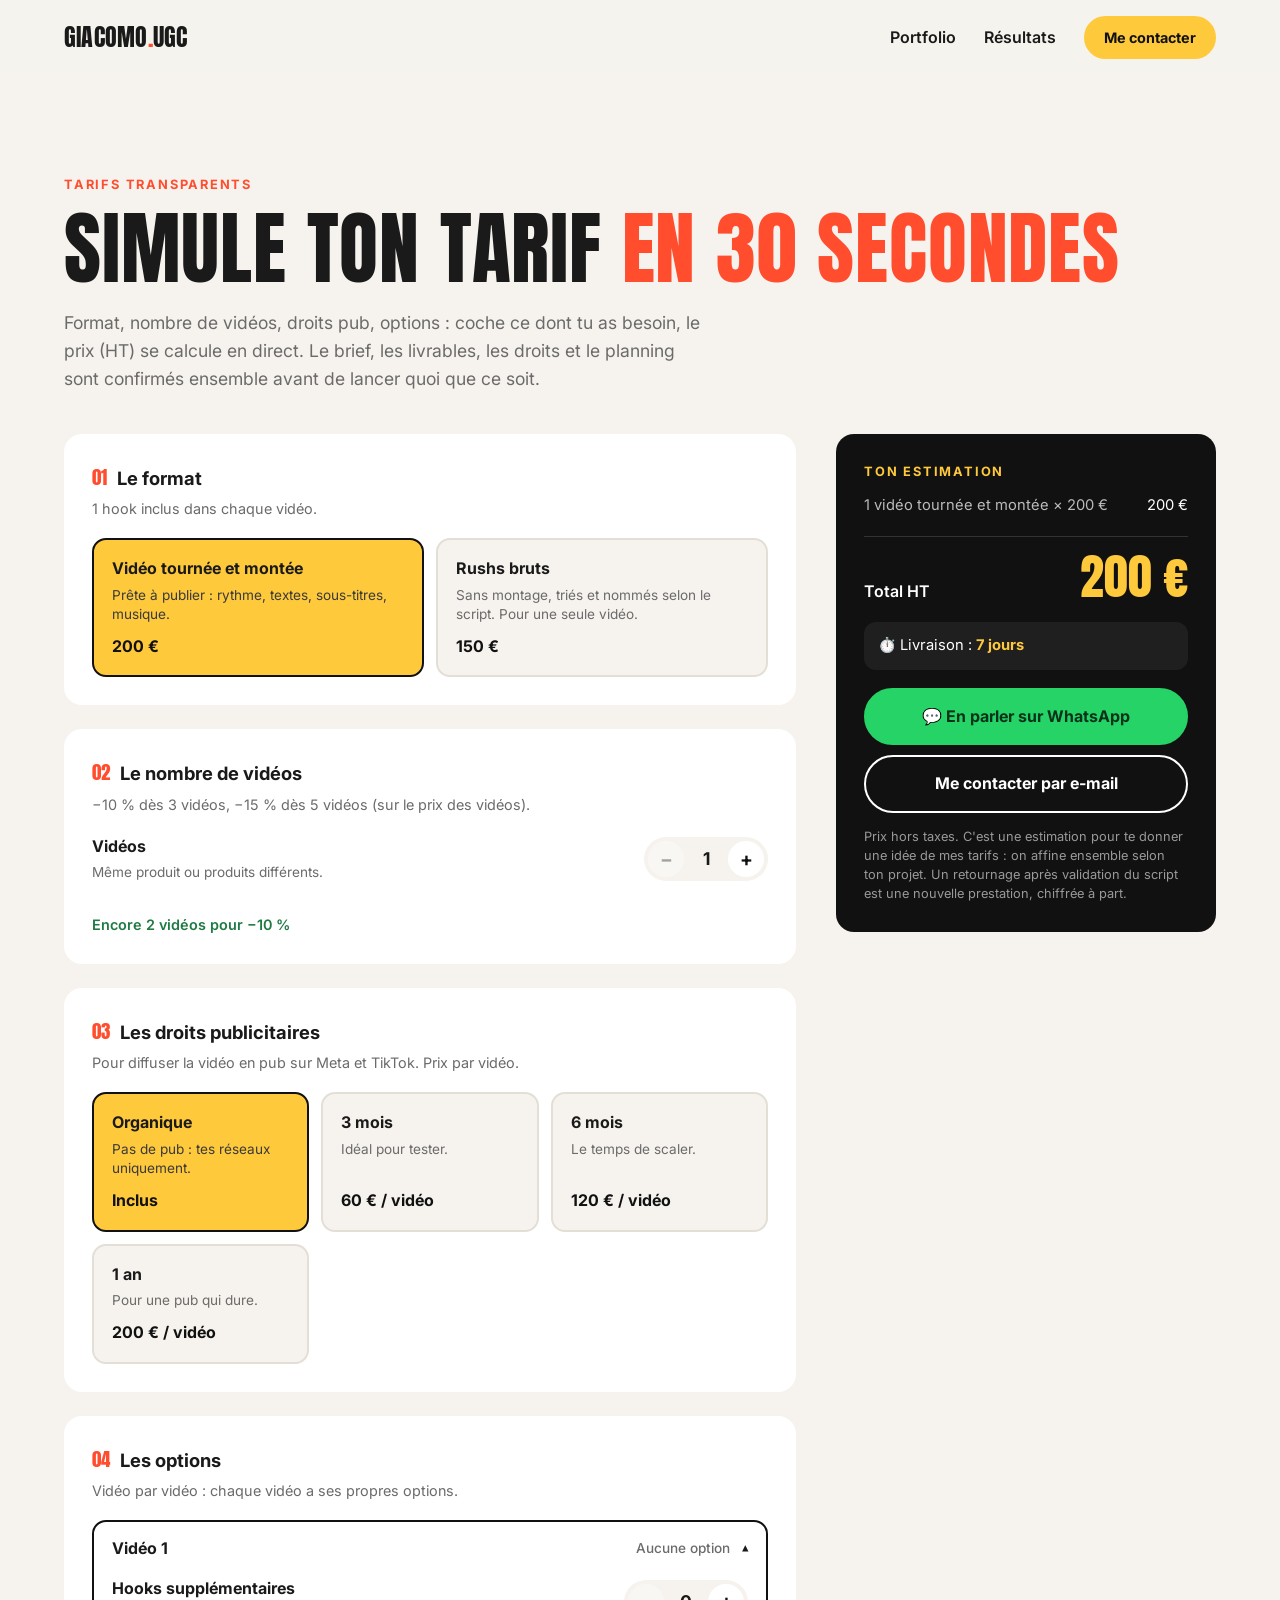
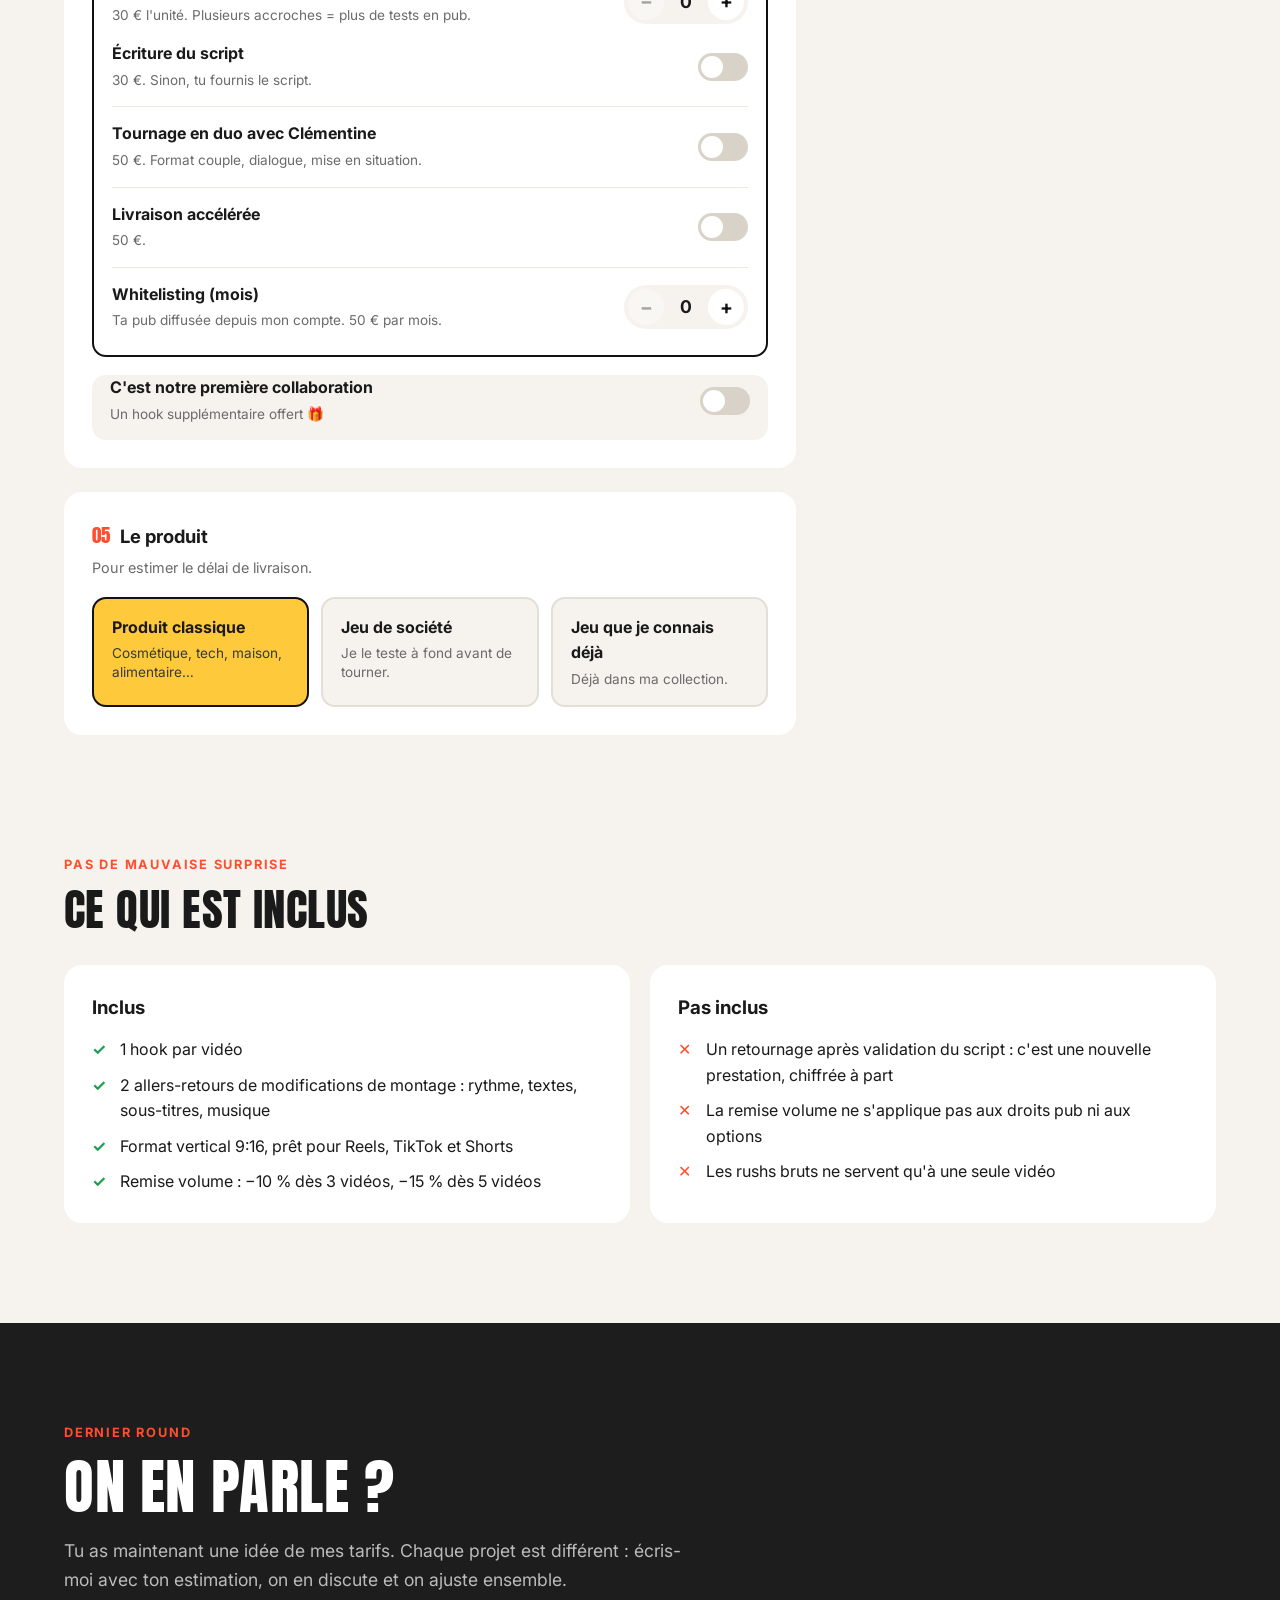
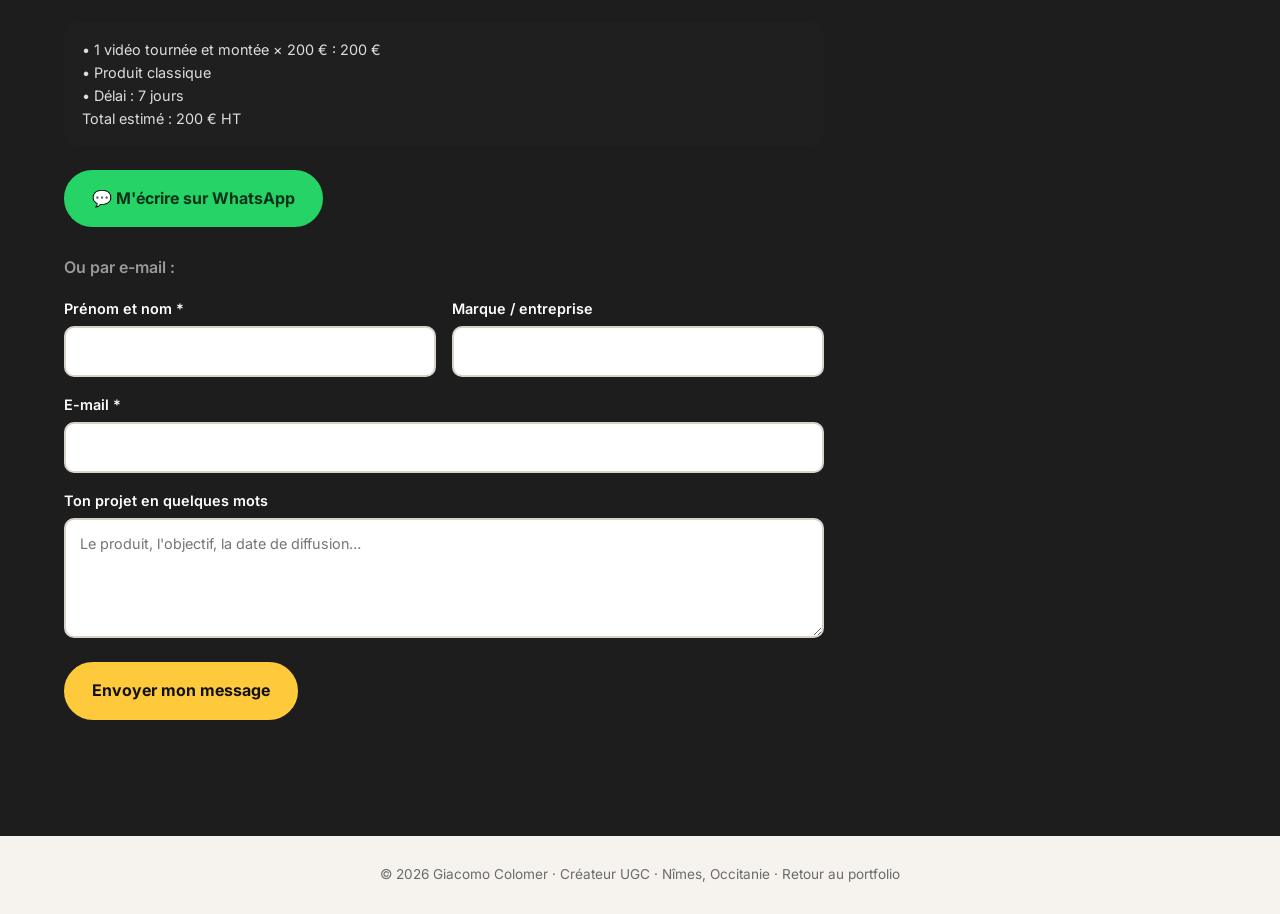
<file: tarifs.html>
<!doctype html>
<html lang="fr">
<head>
  <meta charset="utf-8">
  <meta name="viewport" content="width=device-width, initial-scale=1">
  <title>Tarifs vidéo UGC — Simuler mon tarif | Giacomo Colomer</title>
  <meta name="description" content="Combien coûte une vidéo UGC ? Simulez votre tarif en direct : vidéo montée ou rushs, droits publicitaires Meta et TikTok, hooks, script, duo, livraison accélérée. Créateur UGC à Nîmes.">
  <link rel="canonical" href="https://giacomo-ugc.fr/tarifs">
  <link rel="icon" href="favicon.svg" type="image/svg+xml">
  <meta property="og:type" content="website">
  <meta property="og:locale" content="fr_FR">
  <meta property="og:url" content="https://giacomo-ugc.fr/tarifs">
  <meta property="og:title" content="Simuler mon tarif — vidéo UGC | Giacomo Colomer">
  <meta property="og:description" content="Format, droits pub, options : simule le prix de tes vidéos UGC en direct.">
  <meta property="og:image" content="https://giacomo-ugc.fr/images/partage.jpg">
  <meta name="twitter:card" content="summary_large_image">
  <link rel="preconnect" href="https://fonts.googleapis.com">
  <link rel="preconnect" href="https://fonts.gstatic.com" crossorigin>
  <link href="https://fonts.googleapis.com/css2?family=Anton&family=Inter:wght@400;500;600;700&display=swap" rel="stylesheet">
  <link rel="stylesheet" href="style.css?v=20261127c">
  <style>
    /* ---------- Page tarifs ---------- */
    .tarifs-hero { padding-bottom: 40px; }
    .tarifs-hero h1 { font-size: clamp(2.6rem, 7vw, 5rem); margin-bottom: 20px; }
    .tarifs-hero h1 em { font-style: normal; color: var(--rouge); }
    .tarifs-hero p:not(.eyebrow) { max-width: 640px; font-size: 1.1rem; color: var(--doux); }

    .simu { display: grid; grid-template-columns: minmax(0, 1fr) 380px; gap: 40px; align-items: start; padding-top: 0; }
    .simu__etapes { display: flex; flex-direction: column; gap: 24px; }

    .etape { background: #fff; border-radius: var(--rayon); padding: 28px; border: 0; }
    .etape legend { float: left; width: 100%; padding: 0; margin-bottom: 18px; }
    .etape legend + * { clear: both; }
    .etape__num { display: inline-block; font-family: "Anton", Impact, sans-serif; color: var(--rouge); margin-right: 10px; font-size: 1.2rem; }
    .etape__titre { font-weight: 700; font-size: 1.15rem; }
    .etape__aide { display: block; color: var(--doux); font-size: .9rem; font-weight: 400; margin-top: 4px; }

    /* Choix sous forme de cartes cliquables */
    .choix { display: grid; grid-template-columns: repeat(auto-fit, minmax(170px, 1fr)); gap: 12px; }
    .choix label { position: relative; cursor: pointer; }
    .choix input { position: absolute; opacity: 0; pointer-events: none; }
    .choix__carte {
      display: flex; flex-direction: column; gap: 4px; height: 100%;
      padding: 16px 18px; border: 2px solid #e4dfd6; border-radius: 14px;
      background: var(--creme); transition: border-color .15s, background .15s, transform .15s;
    }
    .choix__carte b { font-size: 1rem; }
    .choix__carte small { color: var(--doux); font-size: .85rem; line-height: 1.4; }
    .choix__prix { font-weight: 700; color: var(--noir); margin-top: auto; padding-top: 6px; }
    .choix label:hover .choix__carte { border-color: #c9c1b4; }
    .choix input:checked + .choix__carte { border-color: var(--noir); background: var(--jaune); }
    .choix input:checked + .choix__carte small { color: #3a3a3a; }
    .choix input:focus-visible + .choix__carte { outline: 3px solid var(--rouge); outline-offset: 2px; }

    /* Compteurs + / − */
    .ligne { display: flex; align-items: center; justify-content: space-between; gap: 16px; padding: 14px 0; border-top: 1px solid #eee8de; }
    .ligne:first-of-type { border-top: 0; padding-top: 0; }
    .ligne__texte b { display: block; }
    .ligne__texte small { color: var(--doux); font-size: .85rem; }
    .compteur { display: inline-flex; align-items: center; gap: 4px; background: var(--creme); border-radius: 999px; padding: 4px; flex-shrink: 0; }
    .compteur button {
      width: 36px; height: 36px; border-radius: 50%; border: 0; cursor: pointer;
      background: #fff; font: 700 1.2rem/1 "Inter", sans-serif; color: var(--noir);
    }
    .compteur button:hover:not(:disabled) { background: var(--jaune); }
    .compteur button:disabled { opacity: .35; cursor: default; }
    .compteur button:focus-visible { outline: 3px solid var(--rouge); outline-offset: 1px; }
    .compteur output { min-width: 36px; text-align: center; font-weight: 700; font-size: 1.1rem; }
    .remise-info { margin-top: 14px; font-size: .9rem; font-weight: 600; color: #1f7a44; min-height: 1.4em; }

    /* Interrupteurs */
    .bascule { display: flex; align-items: center; justify-content: space-between; gap: 16px; padding: 14px 0; border-top: 1px solid #eee8de; cursor: pointer; }
    .bascule:first-of-type { border-top: 0; padding-top: 0; }
    .bascule input { position: absolute; opacity: 0; pointer-events: none; }
    .bascule__piste { position: relative; width: 50px; height: 28px; border-radius: 999px; background: #d8d2c8; flex-shrink: 0; transition: background .15s; }
    .bascule__piste::after { content: ""; position: absolute; top: 3px; left: 3px; width: 22px; height: 22px; border-radius: 50%; background: #fff; transition: translate .15s; }
    .bascule input:checked ~ .bascule__piste { background: var(--noir); }
    .bascule input:checked ~ .bascule__piste::after { translate: 22px 0; background: var(--jaune); }
    .bascule input:focus-visible ~ .bascule__piste { outline: 3px solid var(--rouge); outline-offset: 2px; }

    /* Options vidéo par vidéo */
    .options-videos { display: flex; flex-direction: column; gap: 10px; }
    .opt-video { border: 2px solid #e4dfd6; border-radius: 14px; background: var(--creme); }
    .opt-video[open] { border-color: var(--noir); background: #fff; }
    .opt-video summary {
      display: flex; align-items: center; justify-content: space-between; gap: 12px;
      padding: 14px 18px; cursor: pointer; list-style: none; font-weight: 700;
    }
    .opt-video summary::-webkit-details-marker { display: none; }
    .opt-video summary::after { content: "▾"; font-size: .8em; transition: rotate .2s; }
    .opt-video[open] summary::after { rotate: 180deg; }
    .opt-video summary:focus-visible { outline: 3px solid var(--rouge); outline-offset: 2px; border-radius: 12px; }
    .opt-video__resume { margin-left: auto; font-weight: 500; font-size: .85rem; color: var(--doux); text-align: right; }
    .opt-video__corps { padding: 0 18px 8px; }
    .copier {
      margin-top: 12px; font: inherit; font-weight: 600; font-size: .9rem; cursor: pointer;
      background: none; border: 2px dashed #c9c1b4; border-radius: 12px; padding: 10px 14px; width: 100%; color: var(--texte);
    }
    .copier:hover { border-color: var(--noir); background: var(--creme); }
    .bascule--seule { margin-top: 18px; border-top: 0; padding: 14px 18px; background: var(--creme); border-radius: 14px; }

    /* Récapitulatif */
    .recap { position: sticky; top: 90px; background: var(--noir); color: #fff; border-radius: var(--rayon); padding: 28px; }
    .recap .eyebrow { color: var(--jaune); }
    .recap__lignes { list-style: none; display: flex; flex-direction: column; gap: 8px; font-size: .92rem; margin-bottom: 18px; }
    .recap__lignes li { display: flex; justify-content: space-between; gap: 12px; }
    .recap__lignes li span:first-child { color: #bbb; }
    .recap__lignes li span:last-child { white-space: nowrap; }
    .recap__lignes .moins span:last-child { color: #7ee2a8; }
    .recap__total { display: flex; justify-content: space-between; align-items: baseline; border-top: 1px solid #333; padding-top: 16px; }
    .recap__total span { font-weight: 600; }
    .recap__total strong { font-family: "Anton", Impact, sans-serif; font-weight: 400; font-size: 3rem; color: var(--jaune); line-height: 1; }
    .recap__par { text-align: right; color: #999; font-size: .85rem; margin-top: 4px; }
    .recap__delai { margin: 18px 0; padding: 12px 14px; border-radius: 12px; background: #1f1f1f; font-size: .92rem; }
    .recap__delai b { color: var(--jaune); }
    .recap .btn { width: 100%; text-align: center; cursor: pointer; font: inherit; font-weight: 700; }
    .recap__note { margin-top: 14px; font-size: .8rem; color: #999; line-height: 1.5; }

    /* Barre de total en bas d'écran sur mobile */
    .barre-total { display: none; }

    /* Inclus / non inclus */
    .inclus { display: grid; grid-template-columns: 1fr 1fr; gap: 20px; }
    .inclus article { background: #fff; border-radius: var(--rayon); padding: 28px; }
    .inclus h3 { margin-bottom: 14px; }
    .inclus ul { list-style: none; display: flex; flex-direction: column; gap: 10px; }
    .inclus li { padding-left: 28px; position: relative; }
    .inclus li::before { position: absolute; left: 0; }
    .inclus__oui li::before { content: "✓"; color: #1f9d55; font-weight: 700; }
    .inclus__non li::before { content: "✕"; color: var(--rouge); font-weight: 700; }
    .section h2.petit { font-size: clamp(1.8rem, 4vw, 2.8rem); margin-bottom: 32px; }

    /* Prise de contact */
    .devis .champs { max-width: 760px; }
    .devis__recap { max-width: 760px; background: #1f1f1f; color: #ddd; border-radius: 12px; padding: 16px 18px; margin-bottom: 24px; font-size: .9rem; white-space: pre-line; }
    .devis .champs label { color: #fff; }
    .devis .btn { cursor: pointer; font: inherit; font-weight: 700; }
    .devis .btn:disabled { opacity: .6; cursor: wait; }
    .devis .formulaire__statut.ok { color: #7ee2a8; }
    .devis__intro { color: #bbb; font-size: 1.1rem; max-width: 640px; margin: -28px 0 28px; }
    .devis__ou { color: #999; margin: 28px 0 16px; font-weight: 600; }

    /* Popup Creative Strategy (reprend le style .formulaire de style.css) */
    .creative { width: min(560px, 92vw); text-align: center; }
    .creative[open] { animation: creativeOuvre .25s ease-out; }
    @keyframes creativeOuvre { from { opacity: 0; translate: 0 16px; } }
    .creative__emoji { font-size: 3rem; line-height: 1; margin-bottom: 10px; }
    .creative h2 { font-size: clamp(1.7rem, 4vw, 2.4rem); margin-bottom: 16px; }
    .creative h2 em { font-style: normal; color: var(--rouge); }
    .creative__texte { color: #444; margin-bottom: 12px; }
    .creative__actions { display: flex; gap: 12px; justify-content: center; flex-wrap: wrap; margin: 22px 0 14px; }
    .creative__actions .btn--ghost { color: var(--noir); }
    .creative__non { background: none; border: 0; font: inherit; font-size: .9rem; color: var(--doux); text-decoration: underline; cursor: pointer; }
    @media (prefers-reduced-motion: reduce) { .creative[open] { animation: none; } }
    .btn--wa { background: #25d366; border-color: #25d366; color: #08321a; }
    .recap .btn + .btn { margin-top: 10px; }
    .recap .btn--ghost { color: #fff; }
    [data-whatsapp][hidden] { display: none !important; }

    @media (max-width: 960px) {
      .simu { grid-template-columns: 1fr; }
      .recap { position: static; }
      .barre-total {
        display: flex; position: fixed; left: 12px; right: 12px; bottom: 12px; z-index: 20;
        align-items: center; justify-content: space-between; gap: 12px;
        background: var(--noir); color: #fff; border-radius: 999px; padding: 10px 10px 10px 22px;
        box-shadow: 0 10px 30px rgba(0,0,0,.25); transition: translate .2s, opacity .2s;
      }
      .barre-total strong { font-family: "Anton", Impact, sans-serif; font-weight: 400; font-size: 1.6rem; color: var(--jaune); }
      .barre-total.cachee { translate: 0 140%; opacity: 0; }
      .footer { padding-bottom: 90px; }
    }
    @media (max-width: 600px) {
      .etape, .recap, .inclus article { padding: 20px; }
      .inclus { grid-template-columns: 1fr; }
      .devis .champs { grid-template-columns: 1fr; }
    }
  </style>
</head>
<body>

  <header class="nav">
    <a href="./" class="nav__logo">GIACOMO<span>.</span>UGC</a>
    <nav class="nav__links">
      <a href="./#portfolio">Portfolio</a>
      <a href="./#resultats">Résultats</a>
      <a href="#devis" class="btn btn--small">Me contacter</a>
    </nav>
  </header>

  <main>
    <section class="section tarifs-hero">
      <p class="eyebrow">Tarifs transparents</p>
      <h1>Simule ton tarif <em>en 30&nbsp;secondes</em></h1>
      <p>Format, nombre de vidéos, droits pub, options : coche ce dont tu as besoin, le prix (HT) se calcule en direct.
        Le brief, les livrables, les droits et le planning sont confirmés ensemble avant de lancer quoi que ce soit.</p>
    </section>

    <!-- SIMULATEUR : tous les prix sont dans l'objet TARIFS du script en bas de page -->
    <section class="section simu" id="simulateur">
      <form class="simu__etapes" id="simu" onsubmit="return false">

        <fieldset class="etape">
          <legend><span class="etape__num">01</span><span class="etape__titre">Le format</span>
            <span class="etape__aide">1 hook inclus dans chaque vidéo.</span></legend>
          <div class="choix">
            <label><input type="radio" name="format" value="montee" checked>
              <span class="choix__carte"><b>Vidéo tournée et montée</b><small>Prête à publier : rythme, textes, sous-titres, musique.</small><span class="choix__prix" data-prix="video.montee"></span></span></label>
            <label><input type="radio" name="format" value="rushs">
              <span class="choix__carte"><b>Rushs bruts</b><small>Sans montage, triés et nommés selon le script. Pour une seule vidéo.</small><span class="choix__prix" data-prix="video.rushs"></span></span></label>
          </div>
        </fieldset>

        <fieldset class="etape">
          <legend><span class="etape__num">02</span><span class="etape__titre">Le nombre de vidéos</span>
            <span class="etape__aide">−10 % dès 3 vidéos, −15 % dès 5 vidéos (sur le prix des vidéos).</span></legend>
          <div class="ligne">
            <span class="ligne__texte"><b>Vidéos</b><small>Même produit ou produits différents.</small></span>
            <span class="compteur" data-champ="videos" data-min="1" data-max="20"><button type="button" data-pas="-1" aria-label="Une vidéo de moins">−</button><output>1</output><button type="button" data-pas="1" aria-label="Une vidéo de plus">+</button></span>
          </div>
          <p class="remise-info" id="remise-info" aria-live="polite"></p>
        </fieldset>

        <fieldset class="etape">
          <legend><span class="etape__num">03</span><span class="etape__titre">Les droits publicitaires</span>
            <span class="etape__aide">Pour diffuser la vidéo en pub sur Meta et TikTok. Prix par vidéo.</span></legend>
          <div class="choix">
            <label><input type="radio" name="droits" value="0" checked>
              <span class="choix__carte"><b>Organique</b><small>Pas de pub : tes réseaux uniquement.</small><span class="choix__prix">Inclus</span></span></label>
            <label><input type="radio" name="droits" value="3">
              <span class="choix__carte"><b>3 mois</b><small>Idéal pour tester.</small><span class="choix__prix" data-prix="droits.3" data-suffixe=" / vidéo"></span></span></label>
            <label><input type="radio" name="droits" value="6">
              <span class="choix__carte"><b>6 mois</b><small>Le temps de scaler.</small><span class="choix__prix" data-prix="droits.6" data-suffixe=" / vidéo"></span></span></label>
            <label><input type="radio" name="droits" value="12">
              <span class="choix__carte"><b>1 an</b><small>Pour une pub qui dure.</small><span class="choix__prix" data-prix="droits.12" data-suffixe=" / vidéo"></span></span></label>
          </div>
        </fieldset>

        <fieldset class="etape">
          <legend><span class="etape__num">04</span><span class="etape__titre">Les options</span>
            <span class="etape__aide">Vidéo par vidéo : chaque vidéo a ses propres options.</span></legend>
          <!-- Un panneau par vidéo, généré par le script (fonction rendreOptions) -->
          <div class="options-videos" id="options-videos"></div>
          <button type="button" class="copier" id="copier" hidden>↧ Appliquer les options de la vidéo 1 à toutes les vidéos</button>
          <label class="bascule bascule--seule"><span class="ligne__texte"><b>C'est notre première collaboration</b><small>Un hook supplémentaire offert 🎁</small></span>
            <input type="checkbox" name="premiere"><span class="bascule__piste"></span></label>
        </fieldset>

        <fieldset class="etape">
          <legend><span class="etape__num">05</span><span class="etape__titre">Le produit</span>
            <span class="etape__aide">Pour estimer le délai de livraison.</span></legend>
          <div class="choix">
            <label><input type="radio" name="produit" value="classique" checked>
              <span class="choix__carte"><b>Produit classique</b><small>Cosmétique, tech, maison, alimentaire…</small></span></label>
            <label><input type="radio" name="produit" value="jeu">
              <span class="choix__carte"><b>Jeu de société</b><small>Je le teste à fond avant de tourner.</small></span></label>
            <label><input type="radio" name="produit" value="jeu-connu">
              <span class="choix__carte"><b>Jeu que je connais déjà</b><small>Déjà dans ma collection.</small></span></label>
          </div>
        </fieldset>
      </form>

      <aside class="recap" aria-labelledby="recap-titre">
        <p class="eyebrow" id="recap-titre">Ton estimation</p>
        <ul class="recap__lignes" id="recap-lignes"></ul>
        <div class="recap__total"><span>Total HT</span><strong id="total">0 €</strong></div>
        <p class="recap__par" id="par-video"></p>
        <p class="recap__delai" id="delai"></p>
        <a href="#" class="btn btn--wa" data-whatsapp target="_blank" rel="noopener">💬 En parler sur WhatsApp</a>
        <a href="#devis" class="btn btn--ghost">Me contacter par e-mail</a>
        <p class="recap__note">Prix hors taxes. C'est une estimation pour te donner une idée de mes tarifs : on affine ensemble selon ton projet. Un retournage après validation du script est une nouvelle prestation, chiffrée à part.</p>
      </aside>
    </section>

    <!-- INCLUS / NON INCLUS -->
    <section class="section" style="padding-top: 20px;">
      <p class="eyebrow">Pas de mauvaise surprise</p>
      <h2 class="petit">Ce qui est inclus</h2>
      <div class="inclus">
        <article class="inclus__oui">
          <h3>Inclus</h3>
          <ul>
            <li>1 hook par vidéo</li>
            <li>2 allers-retours de modifications de montage : rythme, textes, sous-titres, musique</li>
            <li>Format vertical 9:16, prêt pour Reels, TikTok et Shorts</li>
            <li>Remise volume : −10 % dès 3 vidéos, −15 % dès 5 vidéos</li>
          </ul>
        </article>
        <article class="inclus__non">
          <h3>Pas inclus</h3>
          <ul>
            <li>Un retournage après validation du script : c'est une nouvelle prestation, chiffrée à part</li>
            <li>La remise volume ne s'applique pas aux droits pub ni aux options</li>
            <li>Les rushs bruts ne servent qu'à une seule vidéo</li>
          </ul>
        </article>
      </div>
    </section>

    <!-- PRISE DE CONTACT : WhatsApp ou e-mail (FormSubmit, comme le formulaire de l'accueil) -->
    <section class="section section--dark devis" id="devis">
      <p class="eyebrow">Dernier round</p>
      <h2>On en parle&nbsp;?</h2>
      <p class="devis__intro">Tu as maintenant une idée de mes tarifs. Chaque projet est différent : écris-moi avec ton estimation, on en discute et on ajuste ensemble.</p>
      <p class="devis__recap" id="devis-recap"></p>
      <a href="#" class="btn btn--wa" data-whatsapp target="_blank" rel="noopener">💬 M'écrire sur WhatsApp</a>
      <p class="devis__ou" data-whatsapp>Ou par e-mail :</p>
      <form id="form-devis" action="https://formsubmit.co/giacomo.ugc@gmail.com" method="POST">
        <input type="hidden" name="_subject" value="Prise de contact depuis le simulateur de tarifs UGC">
        <input type="hidden" name="_template" value="table">
        <input type="text" name="_honey" class="piege" tabindex="-1" autocomplete="off" aria-hidden="true">
        <input type="hidden" name="_blacklist" value="casino, viagra, cialis, backlinks, seo services, porn, betting, bit.ly">
        <input type="hidden" name="Simulation">
        <input type="hidden" name="Total estimé">
        <div class="champs">
          <label>Prénom et nom *
            <input type="text" name="Nom" required maxlength="80" autocomplete="name">
          </label>
          <label>Marque / entreprise
            <input type="text" name="Marque" maxlength="80" autocomplete="organization">
          </label>
          <label class="champs__large">E-mail *
            <input type="email" name="email" required maxlength="120" autocomplete="email">
          </label>
          <label class="champs__large">Ton projet en quelques mots
            <textarea name="Message" rows="4" maxlength="3000" placeholder="Le produit, l'objectif, la date de diffusion…"></textarea>
          </label>
        </div>
        <button type="submit" class="btn">Envoyer mon message</button>
        <p class="formulaire__statut" role="status"></p>
      </form>
    </section>
  </main>

  <!-- POPUP CREATIVE STRATEGY : s'ouvre une seule fois quand on atteint SEUIL_CREATIVE vidéos -->
  <dialog class="formulaire creative" id="creative" aria-labelledby="creative-titre">
    <button class="formulaire__fermer" data-fermer aria-label="Fermer">✕</button>
    <p class="creative__emoji" aria-hidden="true">🧠</p>
    <p class="eyebrow">Beaucoup de contenu en vue</p>
    <h2 id="creative-titre">Et si on passait à la <em>Creative Strategy</em>&nbsp;?</h2>
    <p class="creative__texte">Avec <b id="creative-nb">5 vidéos</b>, on ne parle plus d'un coup isolé mais d'un vrai combat.
      La Creative Strategy, c'est un plan de match pour toute ta production : analyse de tes concurrents et des tendances, angles, scripts, sourcing des créateurs, plan de tests et suivi des résultats.</p>
    <p class="creative__texte">Ça peut être plus adapté (et plus rentable) que des vidéos à l'unité. On en discute ?</p>
    <div class="creative__actions">
      <a href="#" class="btn btn--wa" id="creative-wa" target="_blank" rel="noopener">💬 En parler sur WhatsApp</a>
      <a href="#devis" class="btn btn--ghost" id="creative-mail">Par e-mail</a>
    </div>
    <button type="button" class="creative__non" data-fermer>Non merci, je continue ma simulation</button>
  </dialog>

  <div class="barre-total" id="barre-total">
    <span>Total HT <strong id="total-mobile">0 €</strong></span>
    <a href="#devis" class="btn btn--small">En parler</a>
  </div>

  <footer class="footer">
    <p>© 2026 Giacomo Colomer · Créateur UGC · Nîmes, Occitanie · <a href="./">Retour au portfolio</a></p>
  </footer>

  <script>
    // ===== TARIFS : modifier les prix ici uniquement =====
    const TARIFS = {
      video: { montee: 200, rushs: 150 },
      remises: [ { des: 5, taux: 0.15 }, { des: 3, taux: 0.10 } ], // sur le prix des vidéos uniquement
      droits: { 0: 0, 3: 60, 6: 120, 12: 200 },                     // par vidéo, jamais remisés
      hook: 30, script: 30, duo: 50, express: 50, whitelisting: 50,  // par vidéo (whitelisting : par mois)
      delais: {
        classique:   { normal: '7 jours',                               express: '2 jours ouvrés' },
        jeu:         { normal: '2 semaines après réception du jeu',     express: '4 jours ouvrés' },
        'jeu-connu': { normal: '1 semaine',                             express: '2 jours ouvrés' },
      },
    };

    // Numéro WhatsApp au format international, sans + ni espaces (ex. 33612345678). Vide = boutons WhatsApp masqués.
    const WHATSAPP = '33667972798';
    document.querySelectorAll('[data-whatsapp]').forEach((el) => { el.hidden = !WHATSAPP; });

    const euros = (n) => n.toLocaleString('fr-FR', { maximumFractionDigits: 2 }) + ' €';
    const form = document.getElementById('simu');
    const etat = { videos: 1 };
    // Options de chaque vidéo (une entrée par vidéo)
    const optionsVide = () => ({ hooks: 0, script: false, duo: false, express: false, whitelisting: 0 });
    const opts = [optionsVide()];
    const LIMITES = { videos: [1, 20], hooks: [0, 5], whitelisting: [0, 12] };
    const pluriel = (n, mot, s = 's') => `${n} ${mot}${n > 1 ? s : ''}`;

    // Affiche les prix écrits dans TARIFS à côté de chaque choix
    const affichePrix = (racine) => racine.querySelectorAll('[data-prix]').forEach((el) => {
      const prix = el.dataset.prix.split('.').reduce((o, k) => o[k], TARIFS);
      el.textContent = euros(prix) + (el.dataset.suffixe || '');
    });
    affichePrix(document);

    // Compteur + / − : data-champ = la valeur, data-v = numéro de la vidéo (absent pour le nombre de vidéos)
    const compteur = (champ, v, aide) => `
      <span class="compteur" data-champ="${champ}"${v === undefined ? '' : ` data-v="${v}"`}>
        <button type="button" data-pas="-1" aria-label="${aide} : moins">−</button><output></output><button type="button" data-pas="1" aria-label="${aide} : plus">+</button>
      </span>`;
    const valeur = (c) => c.dataset.v === undefined ? etat[c.dataset.champ] : opts[c.dataset.v][c.dataset.champ];
    const majCompteurs = () => document.querySelectorAll('.compteur').forEach((c) => {
      const [min, max] = LIMITES[c.dataset.champ];
      const val = valeur(c);
      c.querySelector('output').textContent = val;
      c.querySelector('[data-pas="-1"]').disabled = val <= min;
      c.querySelector('[data-pas="1"]').disabled = val >= max;
    });

    // Un panneau d'options par vidéo
    const zoneOptions = document.getElementById('options-videos');
    function rendreOptions() {
      const ouverts = [...zoneOptions.querySelectorAll('details')].map((d) => d.open);
      zoneOptions.innerHTML = opts.map((o, v) => `
        <details class="opt-video" ${(ouverts[v] ?? (v === 0 || v >= ouverts.length)) ? 'open' : ''}>
          <summary>Vidéo ${v + 1}<span class="opt-video__resume" data-resume="${v}"></span></summary>
          <div class="opt-video__corps">
            <div class="ligne">
              <span class="ligne__texte"><b>Hooks supplémentaires</b><small><span data-prix="hook"></span> l'unité. Plusieurs accroches = plus de tests en pub.</small></span>
              ${compteur('hooks', v, `Hooks supplémentaires de la vidéo ${v + 1}`)}
            </div>
            <label class="bascule"><span class="ligne__texte"><b>Écriture du script</b><small><span data-prix="script"></span>. Sinon, tu fournis le script.</small></span>
              <input type="checkbox" data-v="${v}" data-opt="script" ${o.script ? 'checked' : ''}><span class="bascule__piste"></span></label>
            <label class="bascule"><span class="ligne__texte"><b>Tournage en duo avec Clémentine</b><small><span data-prix="duo"></span>. Format couple, dialogue, mise en situation.</small></span>
              <input type="checkbox" data-v="${v}" data-opt="duo" ${o.duo ? 'checked' : ''}><span class="bascule__piste"></span></label>
            <label class="bascule"><span class="ligne__texte"><b>Livraison accélérée</b><small><span data-prix="express"></span>.</small></span>
              <input type="checkbox" data-v="${v}" data-opt="express" ${o.express ? 'checked' : ''}><span class="bascule__piste"></span></label>
            <div class="ligne">
              <span class="ligne__texte"><b>Whitelisting (mois)</b><small>Ta pub diffusée depuis mon compte. <span data-prix="whitelisting"></span> par mois.</small></span>
              ${compteur('whitelisting', v, `Mois de whitelisting de la vidéo ${v + 1}`)}
            </div>
          </div>
        </details>`).join('');
      affichePrix(zoneOptions);
      document.getElementById('copier').hidden = opts.length < 2;
    }

    // Clics sur les + / −
    form.addEventListener('click', (e) => {
      const bouton = e.target.closest('[data-pas]');
      if (!bouton) return;
      const c = bouton.closest('.compteur');
      const [min, max] = LIMITES[c.dataset.champ];
      const nouvelle = Math.min(max, Math.max(min, valeur(c) + +bouton.dataset.pas));
      if (c.dataset.v === undefined) {
        etat[c.dataset.champ] = nouvelle;
        while (opts.length < nouvelle) opts.push(optionsVide());
        opts.length = nouvelle;
        rendreOptions();
      } else {
        opts[c.dataset.v][c.dataset.champ] = nouvelle;
      }
      calcule();
      if (c.dataset.champ === 'videos' && nouvelle >= SEUIL_CREATIVE) proposeCreative();
    });

    // Interrupteurs d'une vidéo
    form.addEventListener('change', (e) => {
      if (e.target.dataset.opt) opts[e.target.dataset.v][e.target.dataset.opt] = e.target.checked;
    });

    document.getElementById('copier').addEventListener('click', () => {
      for (let v = 1; v < opts.length; v++) opts[v] = { ...opts[0] };
      rendreOptions(); calcule();
    });

    // Liste lisible des options d'une vidéo
    const resumeOptions = (o) => [
      o.hooks ? pluriel(o.hooks, 'hook') + ' en plus' : '',
      o.script ? 'script' : '',
      o.duo ? 'duo' : '',
      o.express ? 'livraison accélérée' : '',
      o.whitelisting ? `whitelisting ${o.whitelisting} mois` : '',
    ].filter(Boolean);
    const prixOptions = (o) => o.hooks * TARIFS.hook + o.script * TARIFS.script + o.duo * TARIFS.duo
      + o.express * TARIFS.express + o.whitelisting * TARIFS.whitelisting;

    function calcule() {
      const d = new FormData(form);
      const n = etat.videos;
      const format = d.get('format');
      const droits = +d.get('droits');
      const produit = d.get('produit');

      const lignes = [];
      const ajoute = (libelle, montant) => { if (montant) lignes.push({ libelle, montant }); };

      const prixVideo = TARIFS.video[format];
      const base = prixVideo * n;
      ajoute(`${n} ${format === 'montee' ? 'vidéo' : 'lot'}${n > 1 ? 's' : ''} ${format === 'montee' ? 'tournée' + (n > 1 ? 's' : '') + ' et montée' + (n > 1 ? 's' : '') : 'de rushs bruts'} × ${euros(prixVideo)}`, base);

      const remise = TARIFS.remises.find((r) => n >= r.des);
      if (remise) ajoute(`Remise pack −${remise.taux * 100} %`, -Math.round(base * remise.taux * 100) / 100);

      if (droits) ajoute(`Droits pub ${droits === 12 ? '1 an' : droits + ' mois'} × ${n}`, TARIFS.droits[droits] * n);

      // Options : additionnées sur toutes les vidéos
      const somme = (cle) => opts.reduce((s, o) => s + +o[cle], 0);
      const hooks = somme('hooks'), scripts = somme('script'), duos = somme('duo'), express = somme('express'), wl = somme('whitelisting');
      ajoute(`${pluriel(hooks, 'hook')} en plus`, TARIFS.hook * hooks);
      if (d.has('premiere') && hooks) ajoute('Hook offert (1re collaboration)', -TARIFS.hook);
      ajoute(`Écriture du script × ${scripts}`, TARIFS.script * scripts);
      ajoute(`Duo avec Clémentine × ${duos}`, TARIFS.duo * duos);
      ajoute(`Livraison accélérée × ${express}`, TARIFS.express * express);
      ajoute(`Whitelisting (${wl} mois au total)`, TARIFS.whitelisting * wl);

      // Résumé affiché sur chaque panneau vidéo
      opts.forEach((o, v) => {
        const el = zoneOptions.querySelector(`[data-resume="${v}"]`);
        const liste = resumeOptions(o);
        el.textContent = liste.length ? `${liste.join(' · ')} · +${euros(prixOptions(o))}` : 'Aucune option';
      });
      majCompteurs();

      const total = lignes.reduce((s, l) => s + l.montant, 0);

      document.getElementById('recap-lignes').innerHTML = lignes.map((l) =>
        `<li class="${l.montant < 0 ? 'moins' : ''}"><span>${l.libelle}</span><span>${l.montant < 0 ? '−' + euros(-l.montant) : euros(l.montant)}</span></li>`).join('');
      document.getElementById('total').textContent = euros(total);
      document.getElementById('total-mobile').textContent = euros(total);
      document.getElementById('par-video').textContent = n > 1 ? `soit ${euros(Math.round(total / n * 100) / 100)} par vidéo` : '';

      const delais = TARIFS.delais[produit];
      const delai = express === 0 ? delais.normal
        : express === n ? delais.express
        : `${delais.normal} (${delais.express} pour ${express > 1 ? 'les vidéos' : 'la vidéo'} en livraison accélérée)`;
      document.getElementById('delai').innerHTML = `⏱️ Livraison : <b>${delai}</b>`;

      // Message d'encouragement sur la remise
      const info = document.getElementById('remise-info');
      const prochaine = [...TARIFS.remises].reverse().find((r) => n < r.des);
      info.textContent = remise
        ? `✓ Remise de ${remise.taux * 100} % appliquée` + (prochaine ? ` · encore ${prochaine.des - n} vidéo${prochaine.des - n > 1 ? 's' : ''} pour −${prochaine.taux * 100} %` : '')
        : prochaine ? `Encore ${prochaine.des - n} vidéo${prochaine.des - n > 1 ? 's' : ''} pour −${prochaine.taux * 100} %` : '';

      // Récap texte de l'estimation (envoyé dans l'e-mail et le message WhatsApp)
      const options = [
        produit === 'classique' ? 'Produit classique' : produit === 'jeu' ? 'Jeu de société' : 'Jeu de société déjà connu',
        d.has('premiere') ? 'Première collaboration' : '',
      ].filter(Boolean);
      // Détail des options vidéo par vidéo (seulement s'il y en a)
      const detail = opts.some((o) => resumeOptions(o).length)
        ? ['', 'Détail des options :', ...opts.map((o, v) => `Vidéo ${v + 1} : ${resumeOptions(o).join(', ') || 'aucune option'}`), '']
        : [];
      const texte = lignes.map((l) => `• ${l.libelle} : ${l.montant < 0 ? '−' + euros(-l.montant) : euros(l.montant)}`)
        .concat(options.map((o) => `• ${o}`), `• Délai : ${delai}`, detail, `Total estimé : ${euros(total)} HT`).flat().join('\n');
      document.getElementById('devis-recap').textContent = texte;
      formDevis.elements['Simulation'].value = texte;
      formDevis.elements['Total estimé'].value = euros(total) + ' HT';
      const messageWa = "Salut Giacomo ! J'ai fait une simulation sur ton site :\n\n" + texte + "\n\nOn peut en parler ?";
      document.getElementById('creative-nb').textContent = pluriel(n, 'vidéo');
      document.getElementById('creative-wa').href = 'https://wa.me/' + WHATSAPP + '?text=' + encodeURIComponent(
        "Salut Giacomo ! Je pars sur " + pluriel(n, 'vidéo') + " et ta Creative Strategy m'intéresse. Voici ma simulation :\n\n" + texte + "\n\nOn en discute ?");
      document.querySelectorAll('a[data-whatsapp]').forEach((a) => { a.href = 'https://wa.me/' + WHATSAPP + '?text=' + encodeURIComponent(messageWa); });
    }

    const formDevis = document.getElementById('form-devis');
    form.addEventListener('change', calcule);
    rendreOptions();
    calcule();

    // ----- Popup Creative Strategy : une seule fois par visite, dès SEUIL_CREATIVE vidéos -----
    const SEUIL_CREATIVE = 5;
    const popupCreative = document.getElementById('creative');
    let creativeVue = false;
    try { creativeVue = sessionStorage.getItem('creativeVue') === '1'; } catch {}
    function proposeCreative() {
      if (creativeVue || popupCreative.open) return;
      creativeVue = true;
      try { sessionStorage.setItem('creativeVue', '1'); } catch {}
      setTimeout(() => popupCreative.showModal(), 450); // laisse le temps de voir le total bouger
    }
    popupCreative.querySelectorAll('[data-fermer]').forEach((b) => b.addEventListener('click', () => popupCreative.close()));
    // Clic à côté de la fenêtre (sur le fond sombre) = fermer
    popupCreative.addEventListener('click', (e) => {
      if (e.target !== popupCreative) return;
      const r = popupCreative.getBoundingClientRect();
      if (e.clientX < r.left || e.clientX > r.right || e.clientY < r.top || e.clientY > r.bottom) popupCreative.close();
    });
    document.getElementById('creative-wa').addEventListener('click', () => popupCreative.close());
    document.getElementById('creative-mail').addEventListener('click', () => {
      popupCreative.close();
      const message = formDevis.elements.Message;
      if (!message.value.includes('Creative Strategy')) {
        message.value = ('La Creative Strategy m\'intéresse, on peut en discuter ?\n' + message.value).trim();
      }
    });

    // Mobile : la barre de total se cache quand le récap ou le formulaire est visible
    const barre = document.getElementById('barre-total');
    const visibles = new Set();
    const obs = new IntersectionObserver((entrees) => {
      entrees.forEach((e) => e.isIntersecting ? visibles.add(e.target) : visibles.delete(e.target));
      barre.classList.toggle('cachee', visibles.size > 0);
    });
    obs.observe(document.querySelector('.recap'));
    obs.observe(document.getElementById('devis'));
    obs.observe(document.querySelector('.tarifs-hero'));

    // Envoi du message (mêmes protections anti-spam que le formulaire de l'accueil)
    const ouvertLe = Date.now();
    const statut = formDevis.querySelector('.formulaire__statut');
    formDevis.addEventListener('submit', async (e) => {
      e.preventDefault();
      const bouton = formDevis.querySelector('button[type="submit"]');
      statut.className = 'formulaire__statut';
      const merci = "Merci, ton message est bien parti ! Je te réponds très vite pour qu'on en parle 🫡";
      if (formDevis.elements._honey.value !== '' || Date.now() - ouvertLe < 4000) {
        formDevis.reset(); calcule(); statut.classList.add('ok'); statut.textContent = merci; return;
      }
      if ((formDevis.elements.Message.value.match(/https?:\/\/|www\./gi) || []).length > 3) {
        statut.classList.add('erreur'); statut.textContent = 'Trop de liens dans le message : garde les 3 plus importants 🙏'; return;
      }
      let dernierEnvoi = 0;
      try { dernierEnvoi = Number(localStorage.getItem('dernierEnvoi')) || 0; } catch {}
      if (Date.now() - dernierEnvoi < 60000) {
        statut.classList.add('erreur'); statut.textContent = "Ton message vient de partir, attends une minute avant d'en renvoyer un."; return;
      }
      bouton.disabled = true;
      statut.textContent = 'Envoi en cours…';
      try {
        const reponse = await fetch(formDevis.action.replace('formsubmit.co/', 'formsubmit.co/ajax/'), {
          method: 'POST', headers: { 'Accept': 'application/json' }, body: new FormData(formDevis),
        });
        if (!reponse.ok) throw new Error();
        try { localStorage.setItem('dernierEnvoi', Date.now()); } catch {}
        formDevis.reset(); calcule();
        statut.classList.add('ok'); statut.textContent = merci;
      } catch {
        statut.classList.add('erreur');
        statut.textContent = "Oups, l'envoi n'a pas marché. Écris-moi directement à giacomo.ugc@gmail.com";
      }
      bouton.disabled = false;
    });
  </script>
</body>
</html>
</file>
<file: style.css>
:root {
  --noir: #111111;
  --gris: #1d1d1d;
  --texte: #1a1a1a;
  --doux: #6b6b6b;
  --creme: #f6f3ee;
  --jaune: #ffc93c;
  --rouge: #ff4d2e;
  --rayon: 18px;
}

* { box-sizing: border-box; margin: 0; padding: 0; }

html { scroll-behavior: smooth; }

body {
  font-family: "Inter", system-ui, sans-serif;
  background: var(--creme);
  color: var(--texte);
  line-height: 1.6;
}

h1, h2, .nav__logo, .stat strong, .card__num {
  font-family: "Anton", Impact, sans-serif;
  font-weight: 400;
  text-transform: uppercase;
  letter-spacing: 0.01em;
  line-height: 1.02;
}

a { color: inherit; text-decoration: none; }

/* ---------- Boutons ---------- */
.btn {
  display: inline-block;
  background: var(--jaune);
  color: var(--noir);
  font-weight: 700;
  padding: 14px 26px;
  border-radius: 999px;
  border: 2px solid var(--jaune);
  transition: transform .15s, background .15s;
}
.btn:hover { transform: translateY(-2px); }
.btn--ghost { background: transparent; color: inherit; border-color: currentColor; }
.btn--wa { background: #25d366; border-color: #25d366; color: #08321a; }
.btn--small { padding: 8px 18px; font-size: .9rem; }

.eyebrow {
  font-size: .8rem;
  font-weight: 700;
  letter-spacing: .14em;
  text-transform: uppercase;
  color: var(--rouge);
  margin-bottom: 12px;
}

/* ---------- Navigation ---------- */
.nav {
  position: sticky; top: 0; z-index: 10;
  display: flex; justify-content: space-between; align-items: center;
  padding: 16px max(5vw, calc((100% - 1180px) / 2));
  background: rgba(246, 243, 238, .9);
  backdrop-filter: blur(8px);
}
.nav__logo { font-size: 1.5rem; }
.nav__logo span { color: var(--rouge); }
.nav__links { display: flex; gap: 28px; align-items: center; font-weight: 600; }

/* Menu déroulant « Univers » */
.nav__univers { position: relative; }
.nav__univers-bouton { font: inherit; color: inherit; background: none; border: 0; cursor: pointer; padding: 0; }
.nav__univers-bouton span { display: inline-block; font-size: .8em; transition: rotate .2s; }
.nav__univers-bouton[aria-expanded="true"] span { rotate: 180deg; }
.nav__univers-bouton:focus-visible { outline: 3px solid var(--jaune); outline-offset: 4px; border-radius: 4px; }
.nav__menu {
  position: absolute; top: calc(100% + 14px); left: 50%; translate: -50% 0;
  min-width: 230px;
  list-style: none;
  background: var(--noir);
  border-radius: 14px;
  padding: 8px;
  box-shadow: 0 16px 40px rgba(0,0,0,.25);
  animation: menuOuvre .18s ease;
}
.nav__menu a { display: block; color: #fff; padding: 9px 14px; border-radius: 8px; white-space: nowrap; }
.nav__menu a:hover, .nav__menu a:focus-visible { background: var(--jaune); color: var(--noir); outline: none; }
.nav__menu .filtre__nb { font-size: .8rem; opacity: .6; }
@keyframes menuOuvre { from { opacity: 0; translate: -50% -6px; } }
.filtres { scroll-margin-top: 100px; }

/* ---------- Hero ---------- */
.hero {
  display: grid;
  grid-template-columns: 1.2fr 1fr;
  gap: 48px;
  align-items: center;
  padding: 60px max(5vw, calc((100% - 1180px) / 2)) 80px;
}
.hero h1 { font-size: clamp(3rem, 8vw, 6.5rem); }
.hero h1 em { font-style: normal; color: var(--rouge); }
.hero__lead { font-size: 1.15rem; color: var(--doux); max-width: 34em; margin: 24px 0 32px; }
.hero__cta { display: flex; gap: 14px; flex-wrap: wrap; }
.hero__dispo { margin-top: 28px; font-weight: 600; font-size: .95rem; display: flex; align-items: center; gap: 10px; }
.dot { width: 10px; height: 10px; border-radius: 50%; background: #2ecc71; box-shadow: 0 0 0 4px rgba(46,204,113,.25); }

.hero__visual { position: relative; display: flex; justify-content: center; }
.phone {
  width: min(320px, 80%);
  aspect-ratio: 9 / 16;
  background: var(--noir);
  border-radius: 36px;
  padding: 10px;
  transform: rotate(3deg);
  box-shadow: 0 30px 60px rgba(0,0,0,.25);
  position: relative;
  transition: transform .4s ease;
}
/* Pendant la lecture, le téléphone se redresse pour une vidéo bien droite */
.phone.en-lecture { transform: rotate(0); }
.phone iframe.phone__video { position: absolute; inset: 10px; width: calc(100% - 20px); height: calc(100% - 20px); }
/* Les stickers s'effacent pour ne pas cacher les commandes du lecteur */
.sticker { transition: opacity .3s; }
.hero__visual:has(.en-lecture) .sticker { opacity: 0; pointer-events: none; }
.phone__lecture {
  position: absolute; left: 50%; bottom: 32px;
  translate: -50% 0;
  display: flex; align-items: center; gap: 10px;
  padding: 14px 22px 14px 18px;
  border-radius: 999px; border: none;
  background: var(--jaune); color: var(--noir);
  font: inherit; font-weight: 700; white-space: nowrap;
  cursor: pointer;
  box-shadow: 0 8px 20px rgba(0,0,0,.3);
  transition: transform .2s;
  animation: pulse 2.4s ease-in-out infinite;
}
.phone__lecture:hover { transform: scale(1.06); }
.phone__lecture:focus-visible { outline: 3px solid #fff; outline-offset: 3px; }
.phone__lecture svg { width: 18px; height: 18px; fill: currentColor; }
@keyframes pulse {
  0%, 100% { box-shadow: 0 8px 20px rgba(0,0,0,.3), 0 0 0 0 rgba(255,201,60,.6); }
  50%      { box-shadow: 0 8px 20px rgba(0,0,0,.3), 0 0 0 12px rgba(255,201,60,0); }
}
@media (prefers-reduced-motion: reduce) { .phone__lecture { animation: none; } }
.phone__video {
  display: block;
  width: 100%; height: 100%;
  object-fit: cover;
  border: 0;
  border-radius: 28px;
}
.sticker {
  position: absolute;
  background: #fff;
  padding: 10px 16px;
  border-radius: 999px;
  font-weight: 700;
  box-shadow: 0 10px 25px rgba(0,0,0,.12);
  white-space: nowrap;
}
.sticker--1 { top: 12%; left: 0; transform: rotate(-6deg); }
.sticker--2 { bottom: 27%; right: 0; transform: rotate(4deg); background: var(--jaune); }
.sticker--3 { top: 3%; right: -2%; transform: rotate(5deg); background: var(--noir); color: #fff; }
.sticker--4 { top: 40%; left: -2%; transform: rotate(-3deg); background: var(--jaune); }
.sticker--5 { bottom: 20%; left: 0; transform: rotate(-4deg); }

/* Les stickers « poppent » un par un à l'arrivée, puis flottent doucement */
.sticker { animation: stickerPop .5s cubic-bezier(.34, 1.56, .64, 1) both, stickerFlotte 4s ease-in-out infinite; }
.sticker--1 { animation-delay: .3s, 1s; }
.sticker--3 { animation-delay: .5s, 1.6s; }
.sticker--4 { animation-delay: .7s, 2.2s; }
.sticker--2 { animation-delay: .9s, 1.3s; }
.sticker--5 { animation-delay: 1.1s, 1.9s; }
@keyframes stickerPop {
  from { opacity: 0; scale: .4; }
  to   { opacity: 1; scale: 1; }
}
@keyframes stickerFlotte {
  0%, 100% { translate: 0 0; }
  50%      { translate: 0 -6px; }
}
@media (prefers-reduced-motion: reduce) { .sticker { animation: none; } }

/* ---------- Marques ---------- */
.brands {
  background: var(--noir);
  color: #fff;
  padding: 80px max(5vw, calc((100% - 1180px) / 2));
  text-align: center;
  overflow: hidden;
}
.brands .eyebrow { color: var(--jaune); margin-bottom: 48px; }
/* Défilement en boucle de droite à gauche (les logos sont dupliqués en JS) */
.brands__defile {
  margin-inline: calc(-1 * max(5vw, (100vw - 1180px) / 2));
  overflow: hidden;
  -webkit-mask-image: linear-gradient(90deg, transparent, #000 8%, #000 92%, transparent);
          mask-image: linear-gradient(90deg, transparent, #000 8%, #000 92%, transparent);
}
.brands__grid {
  display: flex;
  width: max-content;
  align-items: center;
  padding: 12px 0;
  animation: defile var(--duree, 80s) linear infinite;
}
@keyframes defile { to { transform: translateX(-50%); } }
.brand-chip {
  background: #fff;
  border-radius: 16px;
  padding: 0 24px;
  display: flex;
  align-items: center;
  justify-content: center;
  width: 210px;
  height: 96px;
  flex-shrink: 0;
  margin-right: 20px; /* marge plutôt que gap : la boucle tombe pile à -50 % */
  transition: box-shadow .2s, transform .2s;
}
/* Taille réelle calculée en JS selon les proportions du logo (même poids visuel pour tous) */
.brand-chip img {
  max-width: 100%;
  max-height: 44px;
  object-fit: contain;
  display: block;
}
.brand-chip:hover {
  transform: translateY(-4px);
  box-shadow: 0 16px 40px rgba(0,0,0,.35);
}

/* Sans animation (réglage d'accessibilité) : grille fixe, sans les copies */
@media (prefers-reduced-motion: reduce) {
  .brands__defile { margin-inline: 0; -webkit-mask-image: none; mask-image: none; }
  .brands__grid { animation: none; width: auto; flex-wrap: wrap; justify-content: center; gap: 20px; }
  .brands__grid .brand-chip { margin-right: 0; }
  .brands__grid [aria-hidden] { display: none; }
}

/* ---------- Sections ---------- */
.section { padding: 100px max(5vw, calc((100% - 1180px) / 2)); }
.section h2 { font-size: clamp(2.2rem, 5vw, 3.8rem); margin-bottom: 48px; }
.section--dark { background: var(--gris); color: #fff; }
.section--accent { background: var(--jaune); }
.section--accent .eyebrow { color: var(--noir); opacity: .7; }

/* Résultats */
.stats { display: grid; grid-template-columns: repeat(5, 1fr); gap: 20px; }
.stat {
  background: #fff;
  border-radius: var(--rayon);
  padding: 24px;
  border-top: 6px solid var(--rouge);
}
.stat strong { display: block; font-size: 3rem; margin-bottom: 10px; }
.stat span { color: var(--doux); font-size: .95rem; }

/* Portfolio */
.videos { display: grid; grid-template-columns: repeat(4, 1fr); gap: 24px; align-items: start; }
.videos .video[hidden] { display: none; }

/* Lecture sur place : le lecteur YouTube prend la place de la miniature */
.video.en-lecture { cursor: default; }
.video.en-lecture .video__frame { background: #000; outline: 3px solid var(--jaune); outline-offset: 4px; }
.video__frame iframe { position: absolute; inset: 0; width: 100%; height: 100%; border: 0; transition: opacity .3s; }
iframe.en-chargement { opacity: 0; }
.phone iframe.phone__video { transition: opacity .3s; }
/* Miniature floutée + indicateur pendant le chargement du lecteur YouTube */
.video__fond { filter: brightness(.55) blur(2px); }
.video.en-lecture .video__frame img.video__fond { transform: none; opacity: 1; }
.video__chargement {
  position: absolute; inset: 0; margin: auto;
  width: fit-content; height: fit-content;
  display: flex; flex-direction: column; align-items: center; gap: 12px;
  color: #fff; font-weight: 700; font-size: .9rem;
}
.video__chargement::before {
  content: "";
  width: 42px; height: 42px; border-radius: 50%;
  border: 4px solid rgba(255,255,255,.3); border-top-color: var(--jaune);
  animation: tourne .8s linear infinite;
}
@keyframes tourne { to { rotate: 360deg; } }
.videos.filtrees .video.en-lecture { animation: none; }
.video__resultats { list-style: none; margin-top: 10px; padding-left: 10px; border-left: 3px solid var(--jaune); display: grid; gap: 4px; }
.video__resultats li { color: #bbb; font-size: .85rem; line-height: 1.35; }
.video__resultats strong { color: var(--jaune); font-family: "Anton", Impact, sans-serif; font-weight: 400; font-size: 1.15rem; }

/* Filtres par thématique */
.filtres { display: flex; flex-wrap: wrap; gap: 10px; margin-bottom: 36px; }
.filtre {
  font: inherit; font-weight: 600; font-size: .95rem;
  color: #fff; background: transparent;
  border: 2px solid #444; border-radius: 999px;
  padding: 8px 16px;
  cursor: pointer;
  transition: border-color .15s, background .15s, color .15s;
}
.filtre:hover { border-color: var(--jaune); }
.filtre:focus-visible { outline: 3px solid var(--jaune); outline-offset: 3px; }
.filtre[aria-pressed="true"] { background: var(--jaune); border-color: var(--jaune); color: var(--noir); }
.filtre__nb { font-size: .8rem; opacity: .6; margin-left: 2px; }
.videos.filtrees .video:not([hidden]) { animation: videoApparait .4s ease both; animation-delay: calc(min(var(--i, 0), 8) * 40ms); }
@keyframes videoApparait {
  from { opacity: 0; translate: 0 14px; }
  to   { opacity: 1; translate: 0 0; }
}
@media (prefers-reduced-motion: reduce) {
  .videos.filtrees .video:not([hidden]) { animation: none; }
}
.video {
  all: unset;
  cursor: pointer;
  display: block;
}
.video__frame {
  position: relative;
  display: block;
  aspect-ratio: 9 / 16;
  border-radius: var(--rayon);
  overflow: hidden;
  background: #000;
}
.video__frame img {
  width: 100%; height: 100%;
  object-fit: cover;
  display: block;
  transition: transform .3s, opacity .3s;
}
.video:hover .video__frame img { transform: scale(1.05); opacity: .8; }
.video__play {
  position: absolute; inset: 0; margin: auto;
  width: 64px; height: 64px;
  border-radius: 50%;
  background: var(--jaune);
  color: var(--noir);
  display: grid; place-items: center;
  font-size: 1.4rem;
  padding-left: 4px;
  transition: transform .2s;
}
.video:hover .video__play { transform: scale(1.12); }
.video:focus-visible .video__frame { outline: 3px solid var(--jaune); outline-offset: 4px; }
.video__duree {
  position: absolute; right: 10px; bottom: 10px;
  background: rgba(0,0,0,.7); color: #fff;
  font-size: .8rem; font-weight: 600;
  padding: 3px 8px; border-radius: 6px;
}
.video__legende { display: block; margin-top: 14px; color: #bbb; font-size: .9rem; }
.video__legende b { display: block; color: #fff; font-size: 1.05rem; }

/* Badge résultat sur la miniature : en haut à gauche, hors du visage et de la durée */
.video__badges {
  position: absolute; top: 10px; left: 10px; right: 10px;
  display: flex; flex-direction: column; align-items: flex-start; gap: 6px;
  pointer-events: none;
}
.video__resultat {
  background: var(--jaune); color: var(--noir);
  font-size: .75rem; font-weight: 700; line-height: 1.3;
  padding: 5px 10px; border-radius: 999px;
  box-shadow: 0 4px 12px rgba(0,0,0,.3);
}
/* Les badges « poppent » un par un quand la miniature arrive à l'écran */
.video__badges.a-animer .video__resultat { opacity: 0; scale: .6; }
.video__badges.vu .video__resultat {
  animation: badgePop .45s cubic-bezier(.34, 1.56, .64, 1) both;
  animation-delay: calc(var(--n) * 180ms + 150ms);
}
@keyframes badgePop {
  from { opacity: 0; scale: .6; translate: -8px 0; }
  to   { opacity: 1; scale: 1; translate: 0 0; }
}
@media (prefers-reduced-motion: reduce) {
  .video__badges.a-animer .video__resultat { opacity: 1; scale: 1; animation: none; }
}

/* Lecteur vidéo (LinkedIn / YouTube) + carte résultats à côté */
.lecteur {
  border: none;
  padding: 0;
  margin: auto;
  max-width: none; max-height: none;
  background: transparent;
  overflow: visible;
}
.lecteur[open] { display: flex; align-items: center; gap: 20px; }
.lecteur::backdrop { background: rgba(0,0,0,.8); }
.lecteur__video {
  position: relative;
  height: min(860px, 90vh);
  aspect-ratio: 9 / 16;
  max-width: 92vw;
  background: #000;
  border-radius: var(--rayon);
}
.lecteur iframe { width: 100%; height: 100%; border: 0; border-radius: var(--rayon); }
.lecteur__resultats {
  width: 250px;
  background: var(--creme);
  border-radius: var(--rayon);
  border-top: 6px solid var(--rouge);
  padding: 22px;
  animation: resultatsPop .5s .3s cubic-bezier(.22, 1, .36, 1) both;
}
.lecteur__resultats .eyebrow { margin-bottom: 10px; }
.lecteur__resultats ul { list-style: none; display: grid; gap: 12px; }
.lecteur__resultats li { color: var(--doux); font-size: .95rem; line-height: 1.35; }
.lecteur__resultats strong { color: var(--texte); font-family: "Anton", Impact, sans-serif; font-weight: 400; font-size: 1.5rem; letter-spacing: .01em; line-height: 1.1; }
@keyframes resultatsPop {
  from { opacity: 0; translate: -12px 0; scale: .96; }
  to   { opacity: 1; translate: 0 0; scale: 1; }
}
.lecteur__fermer {
  position: absolute; top: -14px; right: -14px;
  width: 40px; height: 40px;
  border-radius: 50%; border: none;
  background: var(--jaune); color: var(--noir);
  font-size: 1.1rem; font-weight: 700;
  cursor: pointer;
}

/* Méthode */
.cards { display: grid; grid-template-columns: repeat(3, 1fr); gap: 24px; }
.card { background: #fff; border-radius: var(--rayon); padding: 32px; }
.card__num { font-size: 2.6rem; color: var(--rouge); }
.card h3 { font-size: 1.3rem; margin: 8px 0 10px; }
.card p { color: var(--doux); }

/* Univers */
.tags { list-style: none; display: flex; flex-wrap: wrap; gap: 14px; }
.tag {
  display: inline-block;
  font: inherit; font-weight: 600;
  background: var(--noir); color: #fff;
  padding: 12px 22px; border-radius: 999px; border: 2px solid var(--noir);
  text-align: left;
}
@media (max-width: 600px) {
  .tags { gap: 10px; }
  .tag { font-size: .9rem; padding: 10px 16px; border-radius: 22px; }
}
/* Tags cliquables : flèche + petit soulèvement au survol */
button.tag { cursor: pointer; transition: transform .15s, background .15s, color .15s; }
button.tag::after { content: "→"; display: inline-block; margin-left: 8px; opacity: .5; transition: translate .15s, opacity .15s; }
button.tag:hover, button.tag:focus-visible { transform: translateY(-2px); background: #fff; color: var(--noir); outline: none; }
button.tag:hover::after, button.tag:focus-visible::after { opacity: 1; translate: 3px 0; }
/* Tags non cliquables (pas encore de vidéo) : en contour */
span.tag { background: transparent; color: var(--noir); }
.univers__note { margin-top: 40px; max-width: 46em; font-size: 1.1rem; }
.univers__note + .univers__note { margin-top: 16px; }

/* Avis clients : cartes en mosaïque, légèrement penchées, qui arrivent en rebondissant */
.avis h2 { margin-bottom: 48px; }
.avis__grille { display: grid; grid-template-columns: repeat(3, 1fr); gap: 24px; align-items: start; }
.avis__colonne { display: grid; gap: 24px; }
.avis__carte {
  break-inside: avoid;
  margin: 0;
  background: #fff;
  border-radius: var(--rayon);
  padding: 28px 26px 22px;
  box-shadow: 0 14px 36px rgba(0,0,0,.08);
  position: relative;
  rotate: var(--penche, 0deg);
  transition: rotate .3s, translate .3s, box-shadow .3s;
}
.avis__carte:nth-child(odd) { --penche: -1.2deg; }
.avis__carte:nth-child(even) { --penche: 1deg; }
.avis__colonne:nth-child(2) .avis__carte:nth-child(odd) { --penche: 1.3deg; }
.avis__colonne:nth-child(2) .avis__carte:nth-child(even) { --penche: -.8deg; }
.avis__carte:hover { rotate: 0deg; translate: 0 -4px; box-shadow: 0 20px 44px rgba(0,0,0,.12); }
/* Grand guillemet jaune en haut de chaque citation */
.avis__carte blockquote { position: relative; font-size: 1.02rem; line-height: 1.55; }
.avis__carte blockquote::before {
  content: "“";
  display: block;
  height: 1.6rem;
  font-family: "Anton", Impact, sans-serif;
  font-size: 4rem; line-height: 1;
  color: var(--jaune);
  margin-bottom: 8px;
}
.avis__carte mark { background: var(--jaune); padding: 0 4px; border-radius: 4px; font-weight: 700; }
.avis__carte--vedette { background: var(--noir); color: #fff; }
.avis__carte--vedette blockquote { font-size: 1.15rem; }
.avis__carte--vedette figcaption span:last-child { color: #aaa; }
.avis__carte figcaption { display: flex; align-items: center; gap: 12px; margin-top: 18px; font-size: .85rem; color: var(--doux); }
.avis__carte figcaption b { display: block; color: inherit; font-size: .95rem; }
.avis__carte:not(.avis__carte--vedette) figcaption b { color: var(--texte); }
.avis__avatar {
  flex: none;
  width: 40px; height: 40px; border-radius: 50%;
  display: grid; place-items: center;
  background: var(--jaune); color: var(--noir);
  font-family: "Anton", Impact, sans-serif; font-size: 1.1rem;
}
.avis__avatar--noir { background: var(--noir); color: #fff; }
.avis__avatar--rouge { background: var(--rouge); font-family: inherit; font-size: 1rem; }
/* Avis noté (plateforme) */
.avis__etoiles { color: #f5b301; font-size: 1.3rem; letter-spacing: 2px; margin-bottom: 8px; }
.avis__etoiles b { color: var(--texte); font-size: 1rem; letter-spacing: 0; margin-left: 4px; }
.avis__carte--note blockquote::before { display: none; }
.avis__criteres { list-style: none; margin-top: 14px; display: grid; gap: 6px; font-size: .85rem; color: var(--doux); }
.avis__criteres li { display: flex; justify-content: space-between; border-bottom: 1px dashed #e4e0d8; padding-bottom: 4px; }
.avis__criteres b { color: var(--texte); }
/* Message privé : bulles de discussion */
.avis__carte--chat { background: #e9f8ec; }
.avis__bulle {
  width: fit-content;
  background: #fff;
  padding: 10px 16px;
  border-radius: 18px 18px 18px 4px;
  font-weight: 600;
  box-shadow: 0 2px 6px rgba(0,0,0,.06);
}
.avis__bulle + .avis__bulle { margin-top: 8px; }
/* Arrivée « hip-hop » : chaque carte tombe, rebondit et se penche, en cascade */
.avis__grille.a-animer .avis__carte { opacity: 0; }
/* "backwards" : une fois arrivée, la carte reprend ses styles normaux (le survol fonctionne) */
.avis__grille.vu .avis__carte {
  opacity: 1;
  animation: avisArrive .7s cubic-bezier(.34, 1.56, .64, 1) backwards;
  animation-delay: calc(var(--n) * 120ms);
}
@keyframes avisArrive {
  0%   { opacity: 0; translate: 0 60px; scale: .85; rotate: calc(var(--penche) * 6); }
  60%  { opacity: 1; }
  100% { opacity: 1; translate: 0 0; scale: 1; rotate: var(--penche); }
}
@media (prefers-reduced-motion: reduce) {
  .avis__grille.a-animer .avis__carte { opacity: 1; animation: none; }
}
/* Tablette : les colonnes s'effacent et les cartes se rangent sur 2 colonnes ; mobile : 1 seule */
@media (max-width: 900px) {
  .avis__grille { display: block; columns: 2; column-gap: 20px; }
  .avis__colonne { display: contents; }
  .avis__carte { margin-bottom: 20px; }
}
@media (max-width: 600px) {
  .avis__grille { columns: 1; }
  .avis h2 { margin-bottom: 32px; }
}

/* Duo */
.duo { display: grid; grid-template-columns: 1fr 1.2fr; gap: 60px; align-items: center; }
.duo h2 { margin-bottom: 20px; }
.duo p:not(.eyebrow) { font-size: 1.1rem; color: var(--doux); }
.duo__visual .video { max-width: 340px; }
/* Contact */
.contact { text-align: center; }
.contact h2 { margin-bottom: 20px; }
.contact > p:not(.eyebrow) { color: #bbb; margin-bottom: 32px; font-size: 1.1rem; }
.contact .hero__cta { justify-content: center; }

.contact__mail { margin-top: 24px; color: #bbb; }
.contact__mail a { color: var(--jaune); text-decoration: underline; }
.contact__mail { display: flex; justify-content: center; align-items: center; gap: 10px; flex-wrap: wrap; }
.contact__mail .btn--wa { color: #08321a; text-decoration: none; }
.contact__mail .contact__adresse { color: var(--jaune); border-color: var(--jaune); text-decoration: none; }

/* Formulaire */
.formulaire {
  border: none;
  border-radius: var(--rayon);
  padding: 40px;
  margin: auto;
  width: min(640px, 92vw);
  max-height: 92vh;
  background: var(--creme);
  color: var(--texte);
  overflow: visible;
}
.formulaire::backdrop { background: rgba(0,0,0,.75); }
.formulaire h2 { font-size: clamp(1.8rem, 4vw, 2.6rem); margin-bottom: 24px; }
.formulaire form { max-height: calc(92vh - 80px); overflow-y: auto; }
.formulaire__fermer {
  position: absolute; top: -14px; right: -14px;
  width: 40px; height: 40px;
  border-radius: 50%; border: none;
  background: var(--jaune); color: var(--noir);
  font-size: 1.1rem; font-weight: 700;
  cursor: pointer;
}
.champs { display: grid; grid-template-columns: 1fr 1fr; gap: 16px; margin-bottom: 24px; }
.champs label { display: flex; flex-direction: column; gap: 6px; font-weight: 600; font-size: .9rem; }
.champs__large { grid-column: 1 / -1; }
.champs input, .champs select, .champs textarea {
  font: inherit; font-weight: 400;
  padding: 12px 14px;
  border: 2px solid #d8d2c8;
  border-radius: 10px;
  background: #fff;
}
.champs input:focus, .champs select:focus, .champs textarea:focus { outline: none; border-color: var(--noir); }
.formulaire .btn { cursor: pointer; font: inherit; font-weight: 700; }
.formulaire .btn:disabled { opacity: .6; cursor: wait; }
.formulaire__statut { margin-top: 16px; font-weight: 600; }
.formulaire__statut.ok { color: #1f9d55; }
.formulaire__statut.erreur { color: var(--rouge); }
.piege { position: absolute; left: -9999px; }

.footer { text-align: center; padding: 28px; font-size: .85rem; color: var(--doux); }

/* ---------- Mobile ---------- */
@media (max-width: 900px) {
  .hero, .duo { grid-template-columns: 1fr; }
  .hero__visual { margin-top: 20px; }
  .stats { grid-template-columns: 1fr 1fr; }
  .stat:last-child:nth-child(odd) { grid-column: 1 / -1; }
  .videos { grid-template-columns: repeat(3, 1fr); }
  .cards { grid-template-columns: 1fr 1fr; }
}
@media (max-width: 600px) {
  .nav__links > a:not(.btn) { display: none; }
  .nav__links { gap: 14px; }
  .nav__logo { font-size: 1.25rem; }
  /* Mobile : le menu s'aligne à gauche du bouton pour ne pas sortir de l'écran */
  .nav__menu { left: auto; right: -110px; translate: 0 0; }
  .nav__menu a { padding: 10px 14px; }
  @keyframes menuOuvre { from { opacity: 0; translate: 0 -6px; } }
  .section { padding: 70px 16px; }
  .hero { padding: 40px 16px 60px; }
  .stats, .cards { grid-template-columns: 1fr; }
  .videos { grid-template-columns: 1fr 1fr; gap: 14px; }
  /* Mobile : filtres sur une ligne qui défile au doigt */
  .filtres { flex-wrap: nowrap; overflow-x: auto; margin: 0 -16px 24px; padding: 0 16px 4px; scrollbar-width: none; }
  .filtres::-webkit-scrollbar { display: none; }
  .filtre { flex: none; font-size: .9rem; }
  .video__badges { top: 8px; left: 8px; right: 8px; gap: 4px; }
  .video__resultat { font-size: .65rem; padding: 4px 8px; }
  .lecteur__fermer, .formulaire__fermer { top: 8px; right: 8px; }
  /* Mobile : carte résultats au-dessus de la vidéo, en version compacte */
  .lecteur[open] { flex-direction: column-reverse; gap: 10px; }
  .lecteur:has(.lecteur__resultats:not([hidden])) .lecteur__video { height: min(860px, 90vh - 120px); }
  .lecteur__resultats { width: min(92vw, 360px); padding: 12px 16px; border-top-width: 4px; }
  .lecteur__resultats .eyebrow { margin-bottom: 4px; font-size: .7rem; }
  .lecteur__resultats ul { gap: 4px; }
  .lecteur__resultats li { font-size: .85rem; }
  .lecteur__resultats strong { font-size: 1.05rem; }
  .formulaire { padding: 28px 16px; }
  .champs { grid-template-columns: 1fr; }
  .sticker { font-size: .85rem; }
  .brand-chip { width: 150px; height: 72px; padding: 0 16px; margin-right: 12px; }
}

/* Missions */
.steps { display: grid; grid-template-columns: repeat(5, 1fr); gap: 16px; }
.step { border: 2px solid var(--noir); border-radius: var(--rayon); padding: 24px 20px; }
.step span { font-size: 2rem; }
.step h3 { font-size: 1.2rem; margin: 10px 0 8px; }
.step p { color: var(--doux); font-size: .95rem; }
.formats__titre { font-size: 1.2rem; margin: 48px 0 16px; }
.formats { list-style: none; display: flex; flex-wrap: wrap; gap: 10px; }
.formats li { border: 2px solid var(--noir); padding: 8px 18px; border-radius: 999px; font-weight: 600; font-size: .95rem; }
.steps__note { margin-top: 36px; max-width: 46em; font-size: 1.1rem; font-weight: 500; }
/* Sur 2 colonnes, l'analyse (1re étape) prend toute la largeur pour éviter une carte seule en bas */
@media (max-width: 1100px) { .steps { grid-template-columns: 1fr 1fr; } .step:first-child { grid-column: 1 / -1; } }
@media (max-width: 600px) { .steps { grid-template-columns: 1fr; } }
</file>
